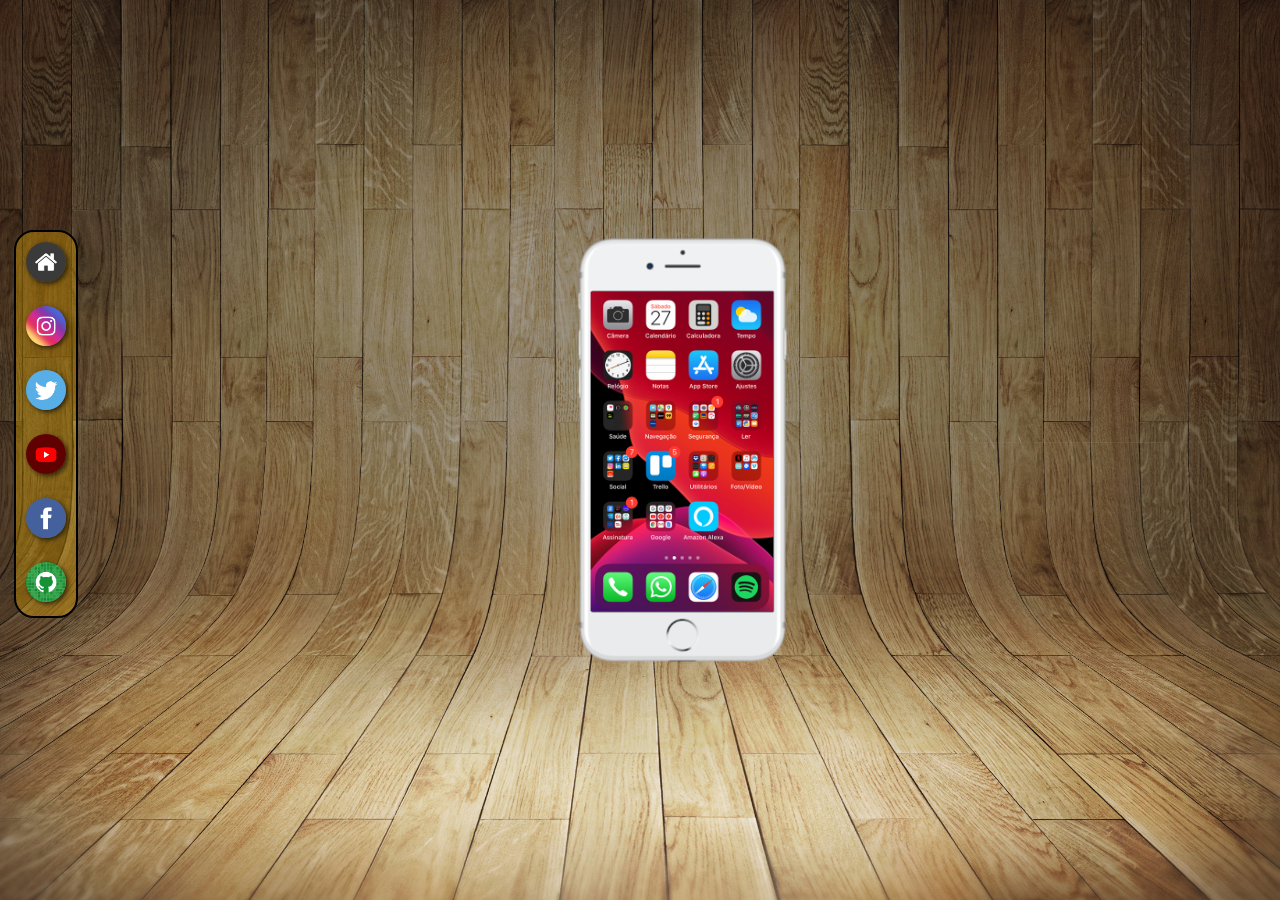
<file: index.html>
<!DOCTYPE html>
<html lang="pt-br">
<head>
    <meta charset="UTF-8">
    <meta name="viewport" content="width=device-width, initial-scale=1.0">
    <link rel="shortcut icon" href="favicon.ico" type="image/x-icon">
    <link rel="stylesheet" href="estilo/style.css">
    <title>projeto redes sociais</title>
</head>
<body>
    <main>
        <section id="telefone">
            <iframe src="home.html" frameborder="0" id="tela" name="tela"></iframe>
        </section>
        <section id="redes-sociais">
            <a href="home.html" target="tela"><img src="imagens/logo-home.jpg" alt="home"></a><br>

            <a href="instagran.html" target="tela"><img src="imagens/logo-instagram.jpg" alt="instagran"></a><br>

            <a href="twitter.html" target="tela"><img src="imagens/logo-twitter.jpg" alt="twitter"></a><br>

            <a href="youtube.html" target="tela"><img src="imagens/logo-youtube.jpg" alt="youtube"></a><br>

            <a href="facebook.html" target="tela"><img src="imagens/logo-facebook.jpg" alt="facebook"></a><br>

            <a href="github.html" target="tela"><img src="imagens/logo-github.jpg" alt="github"></a>
        </section>
    </main>
</body>
</html>
</file>
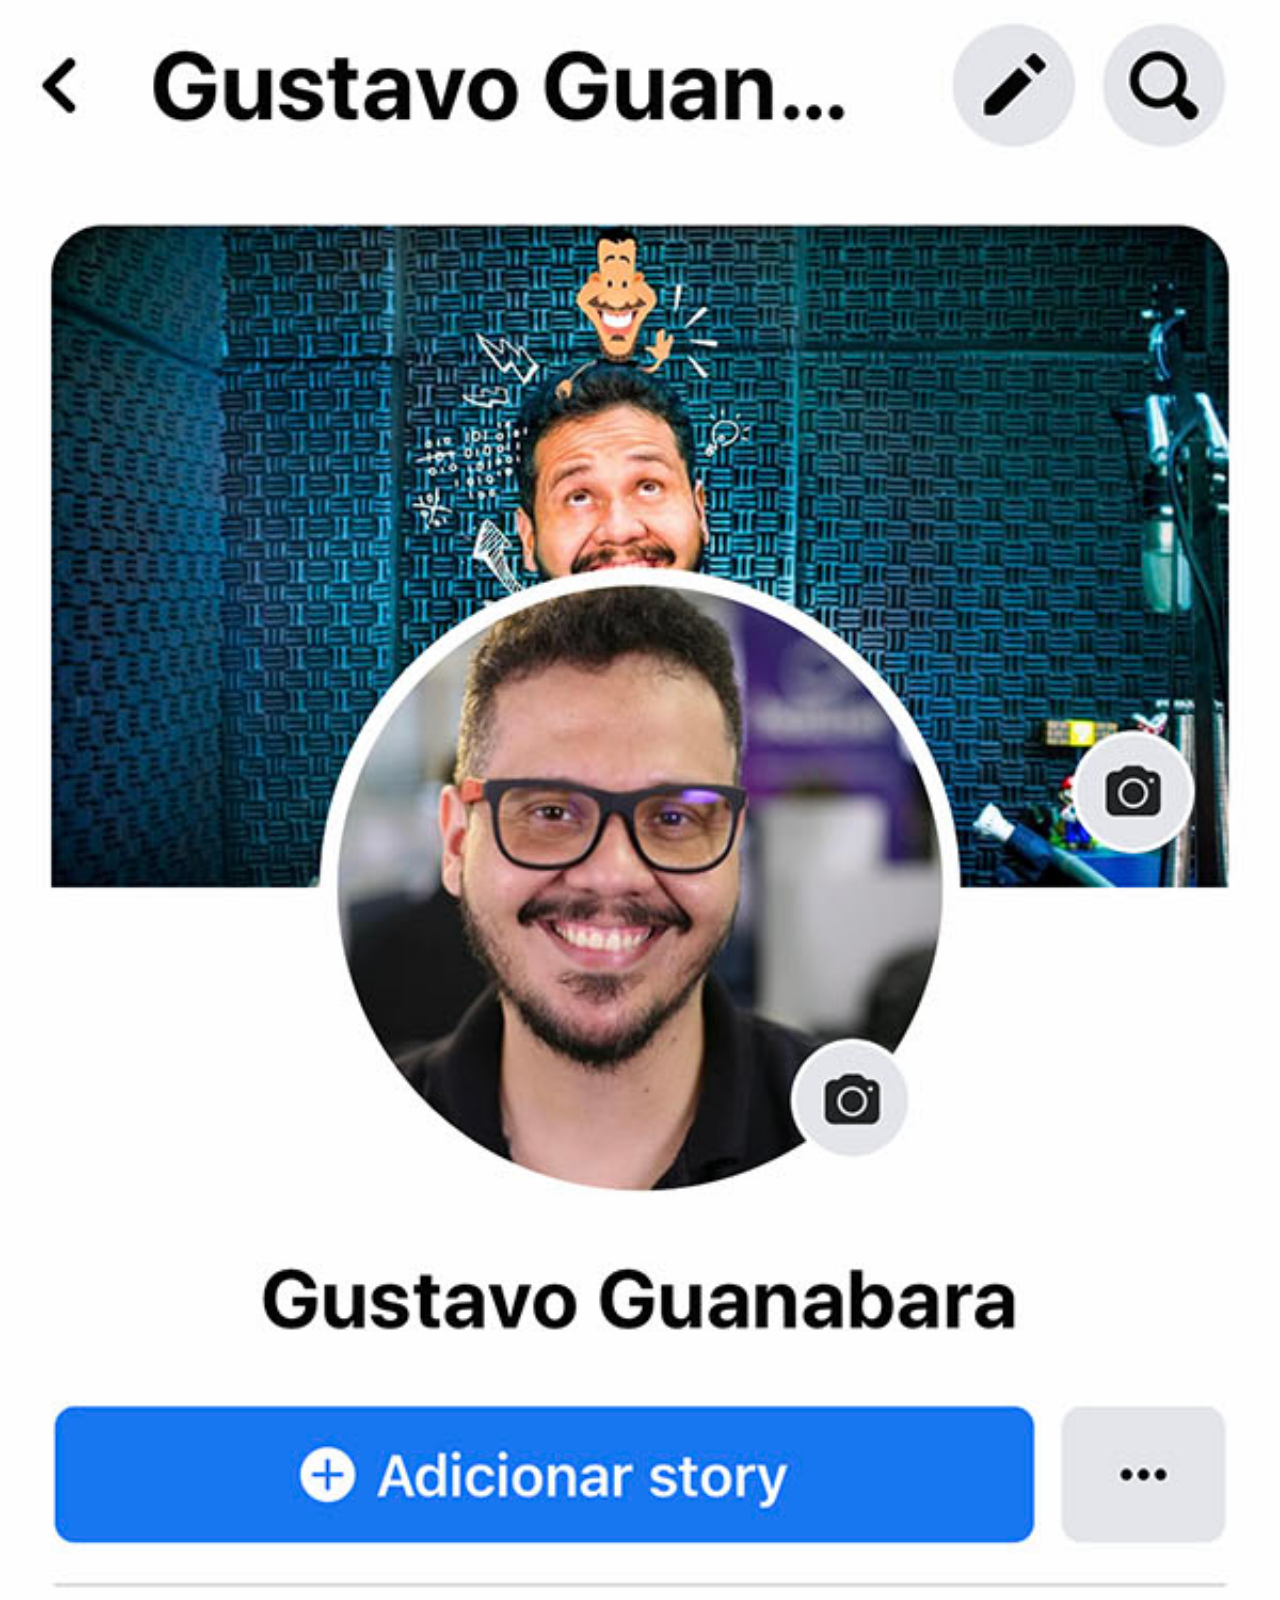
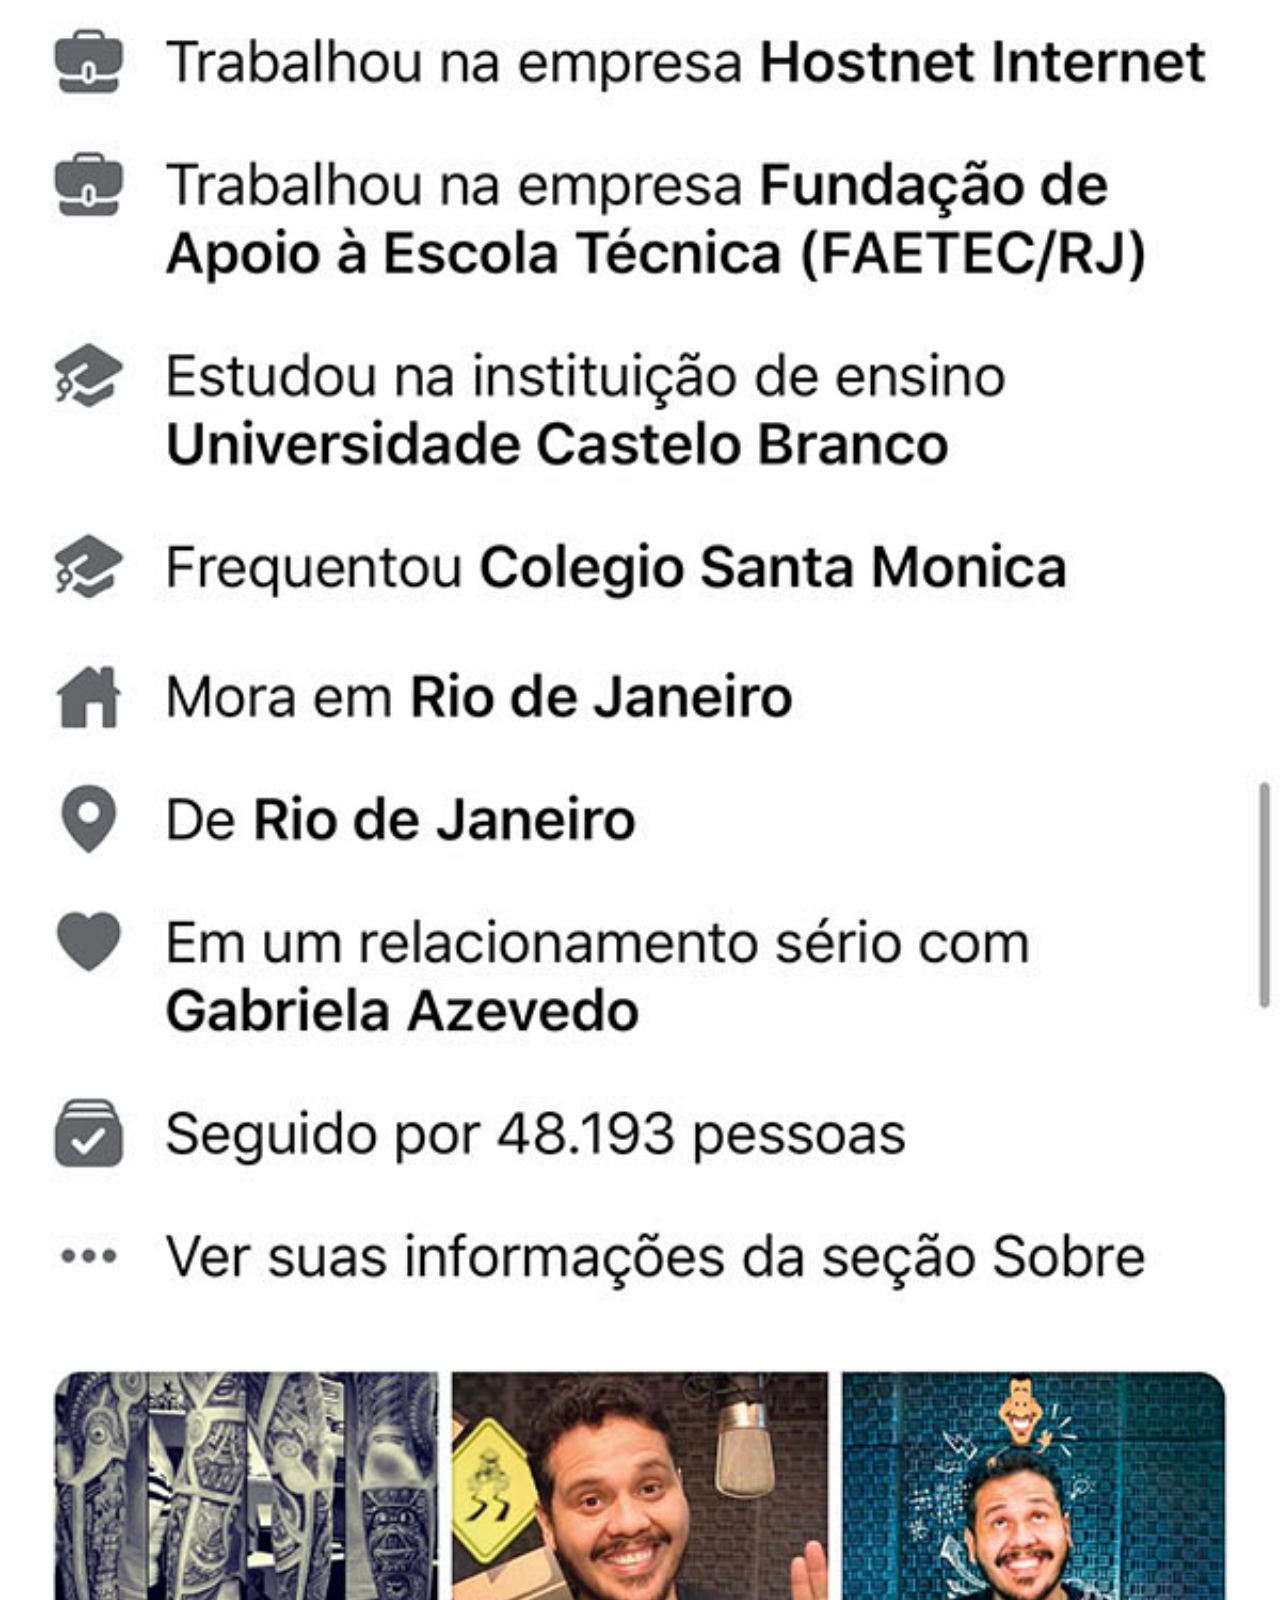
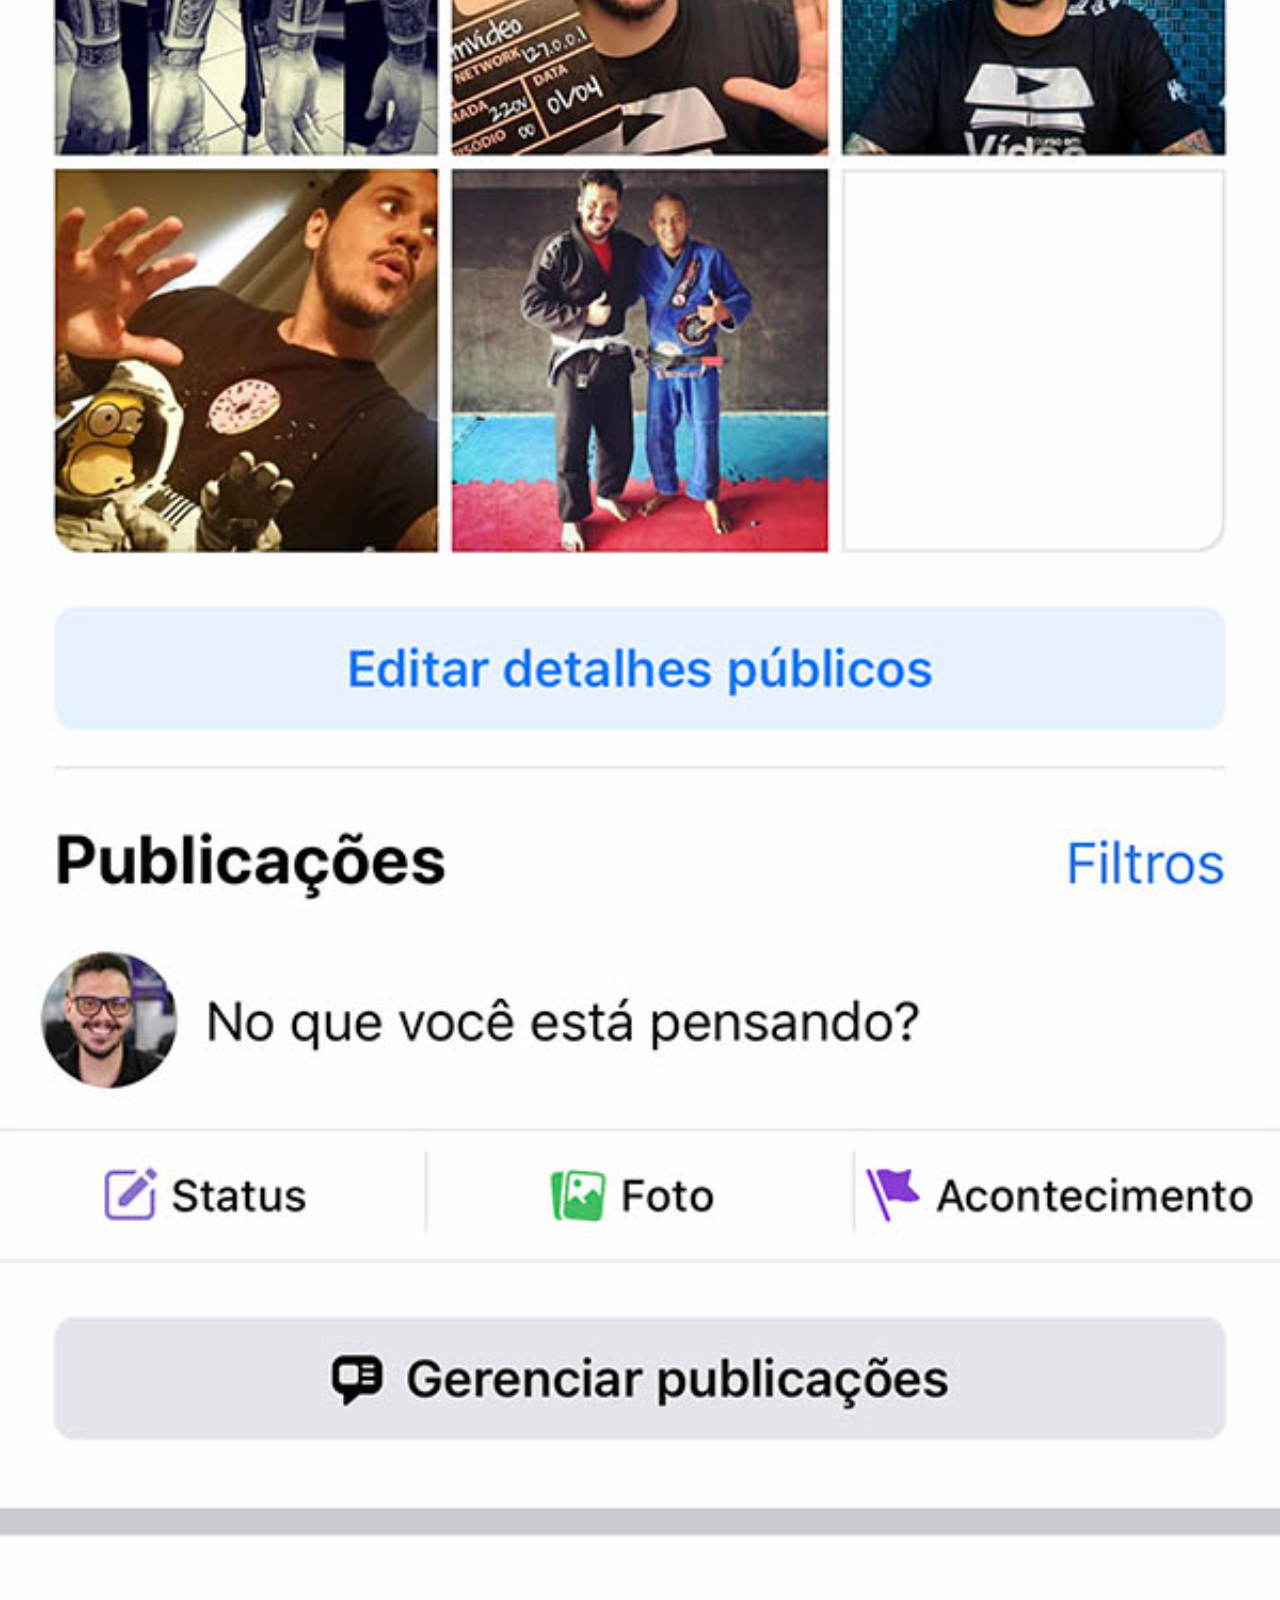
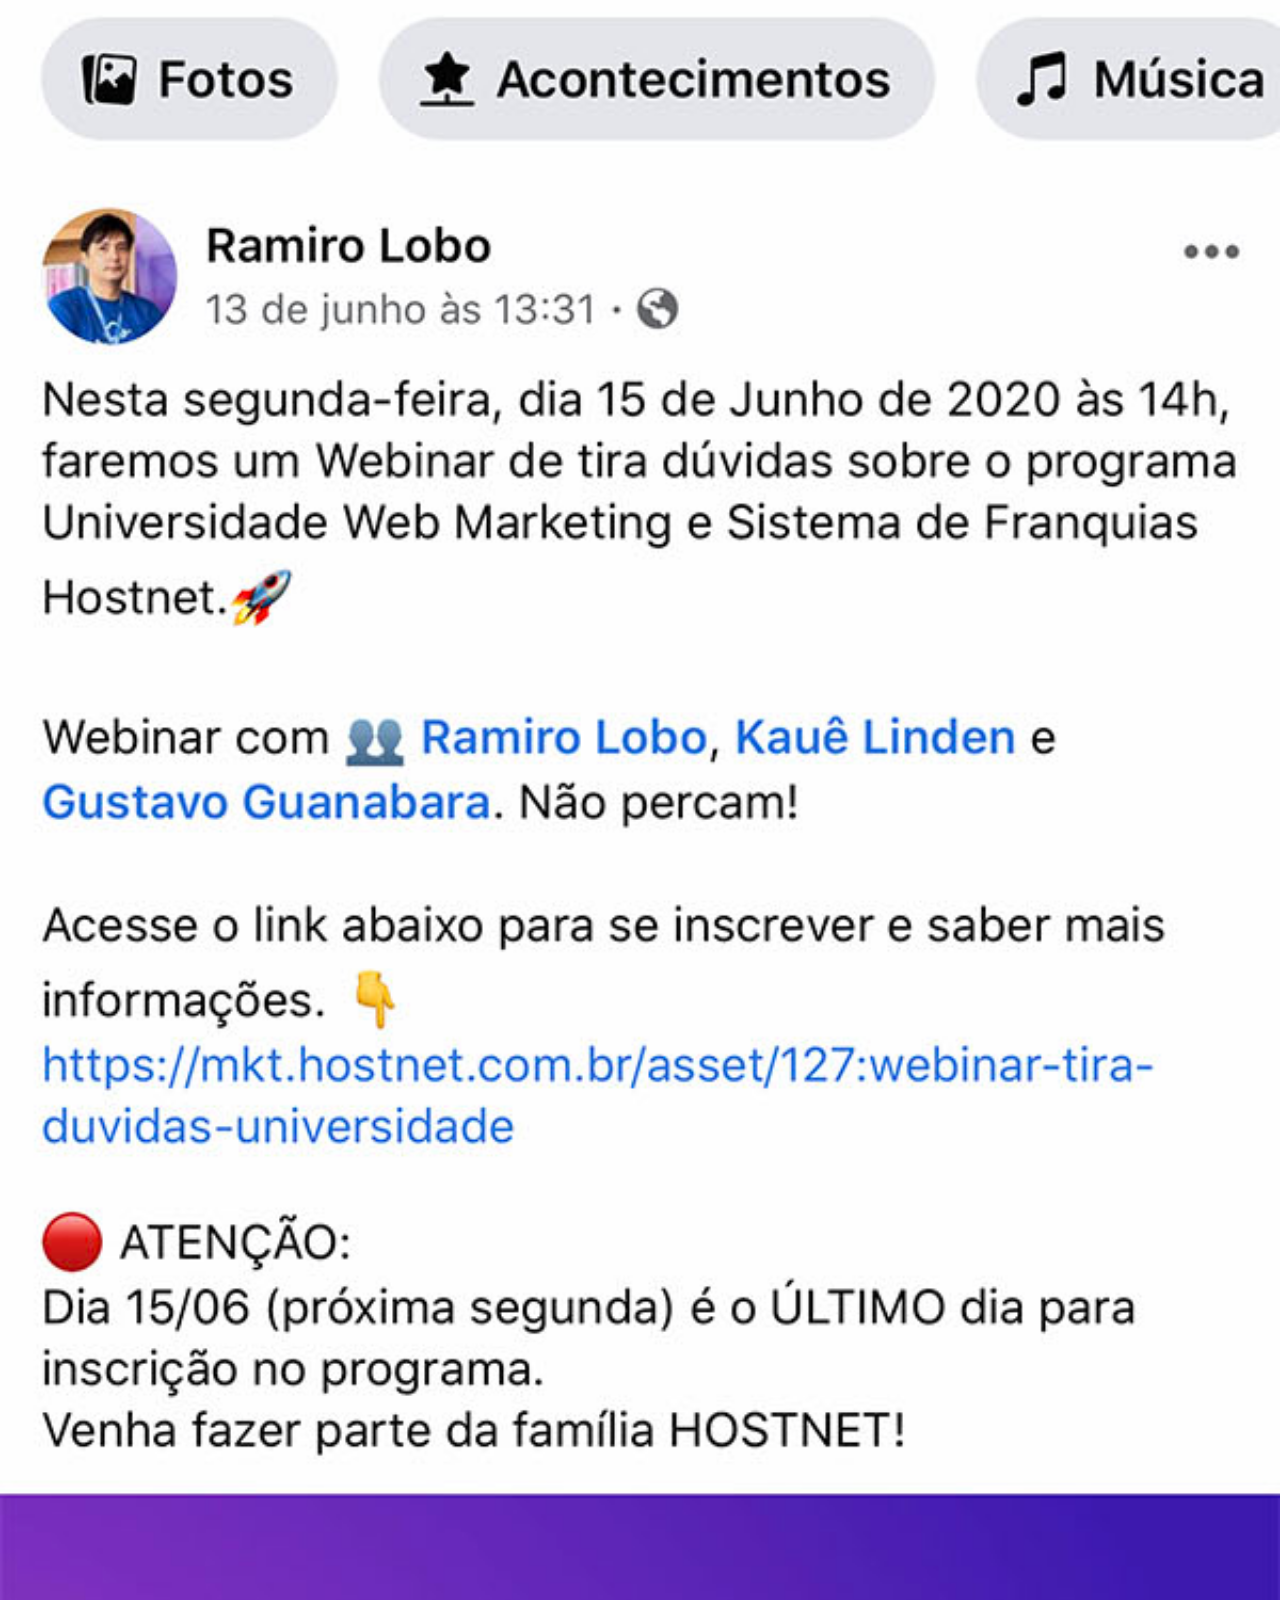
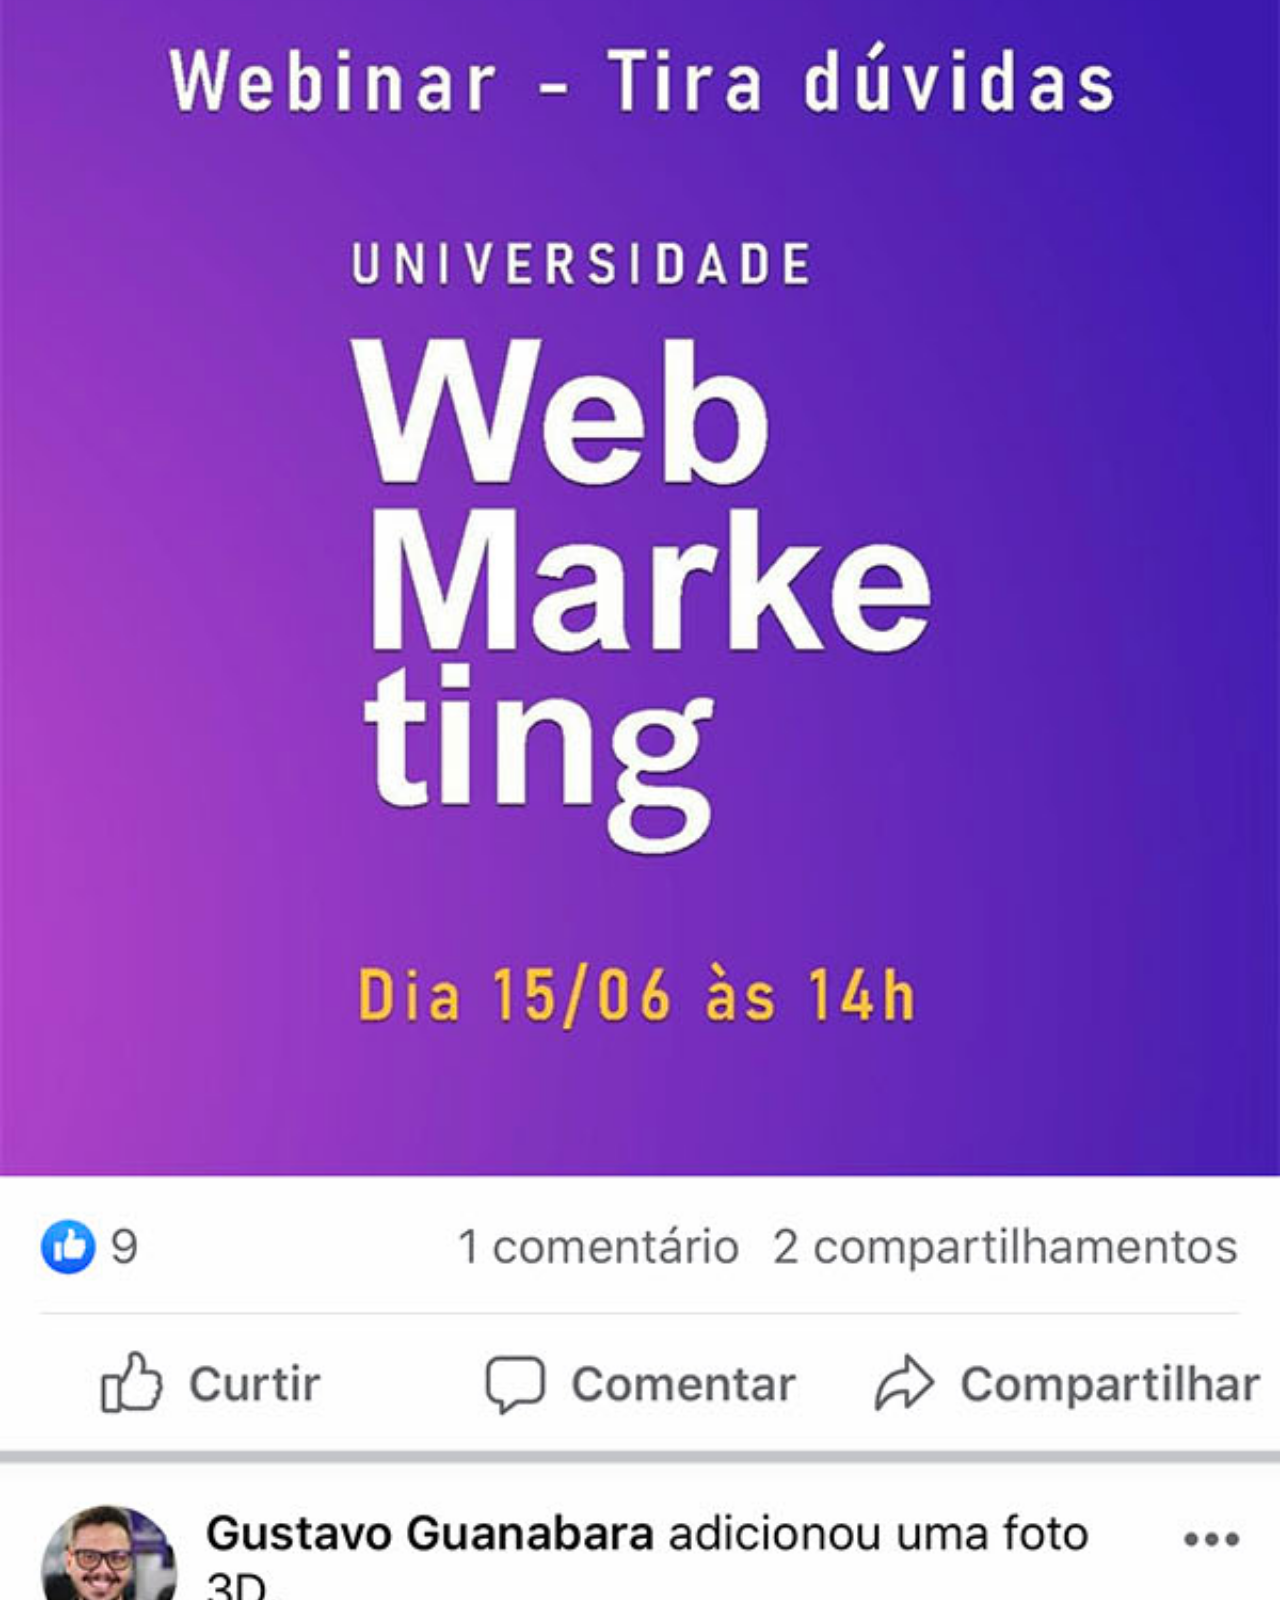
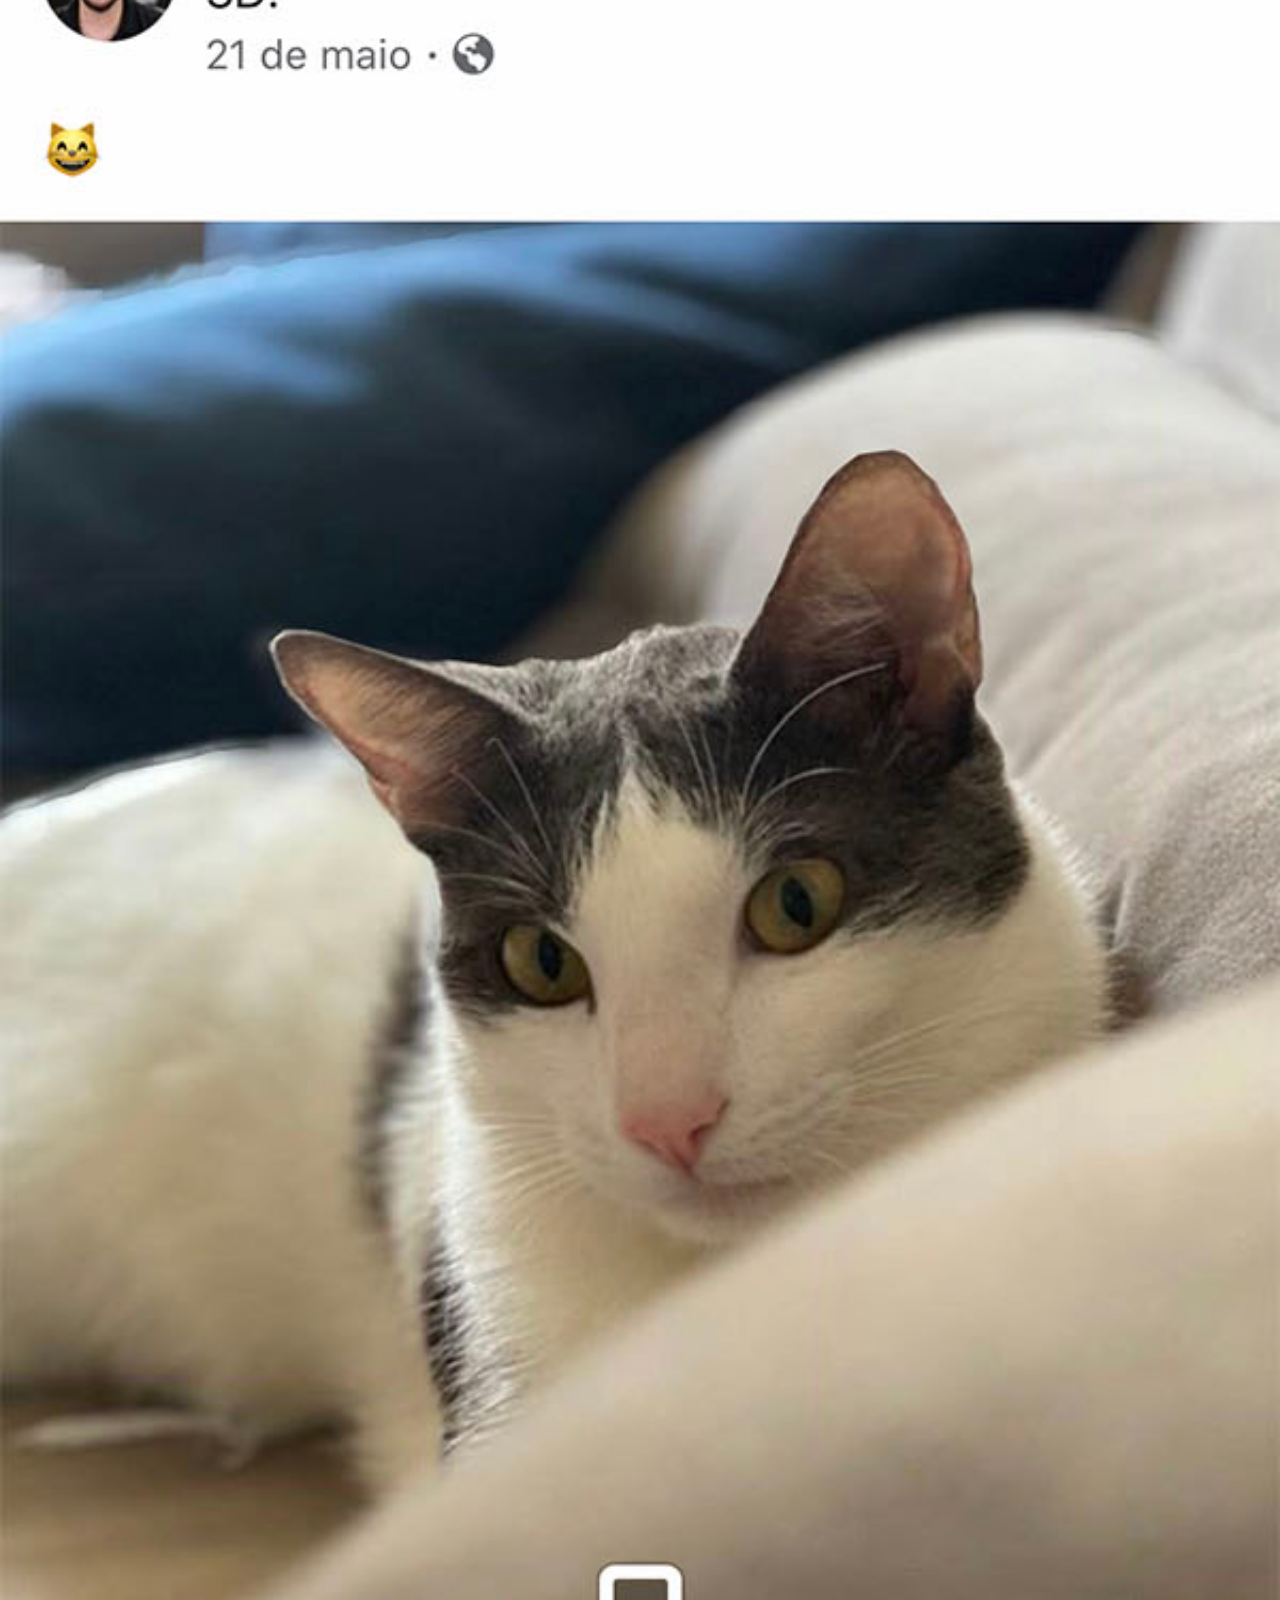
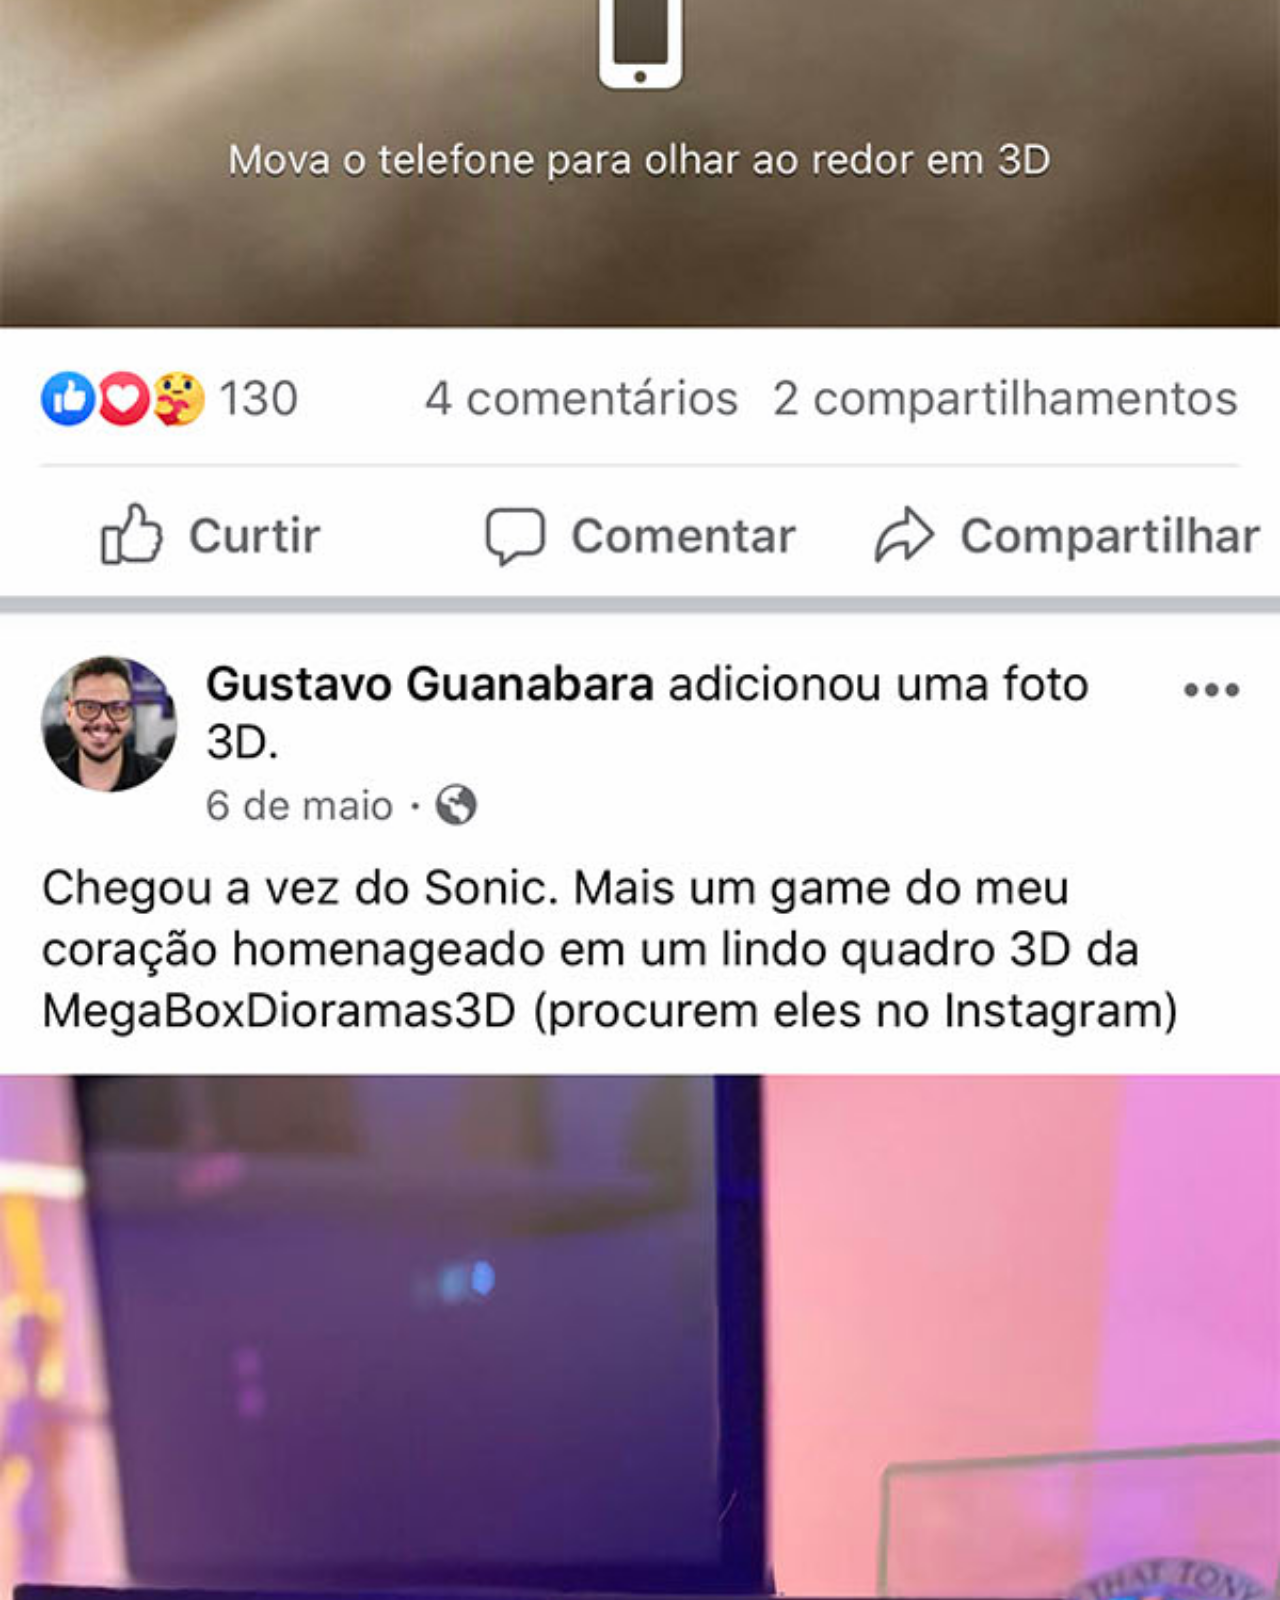
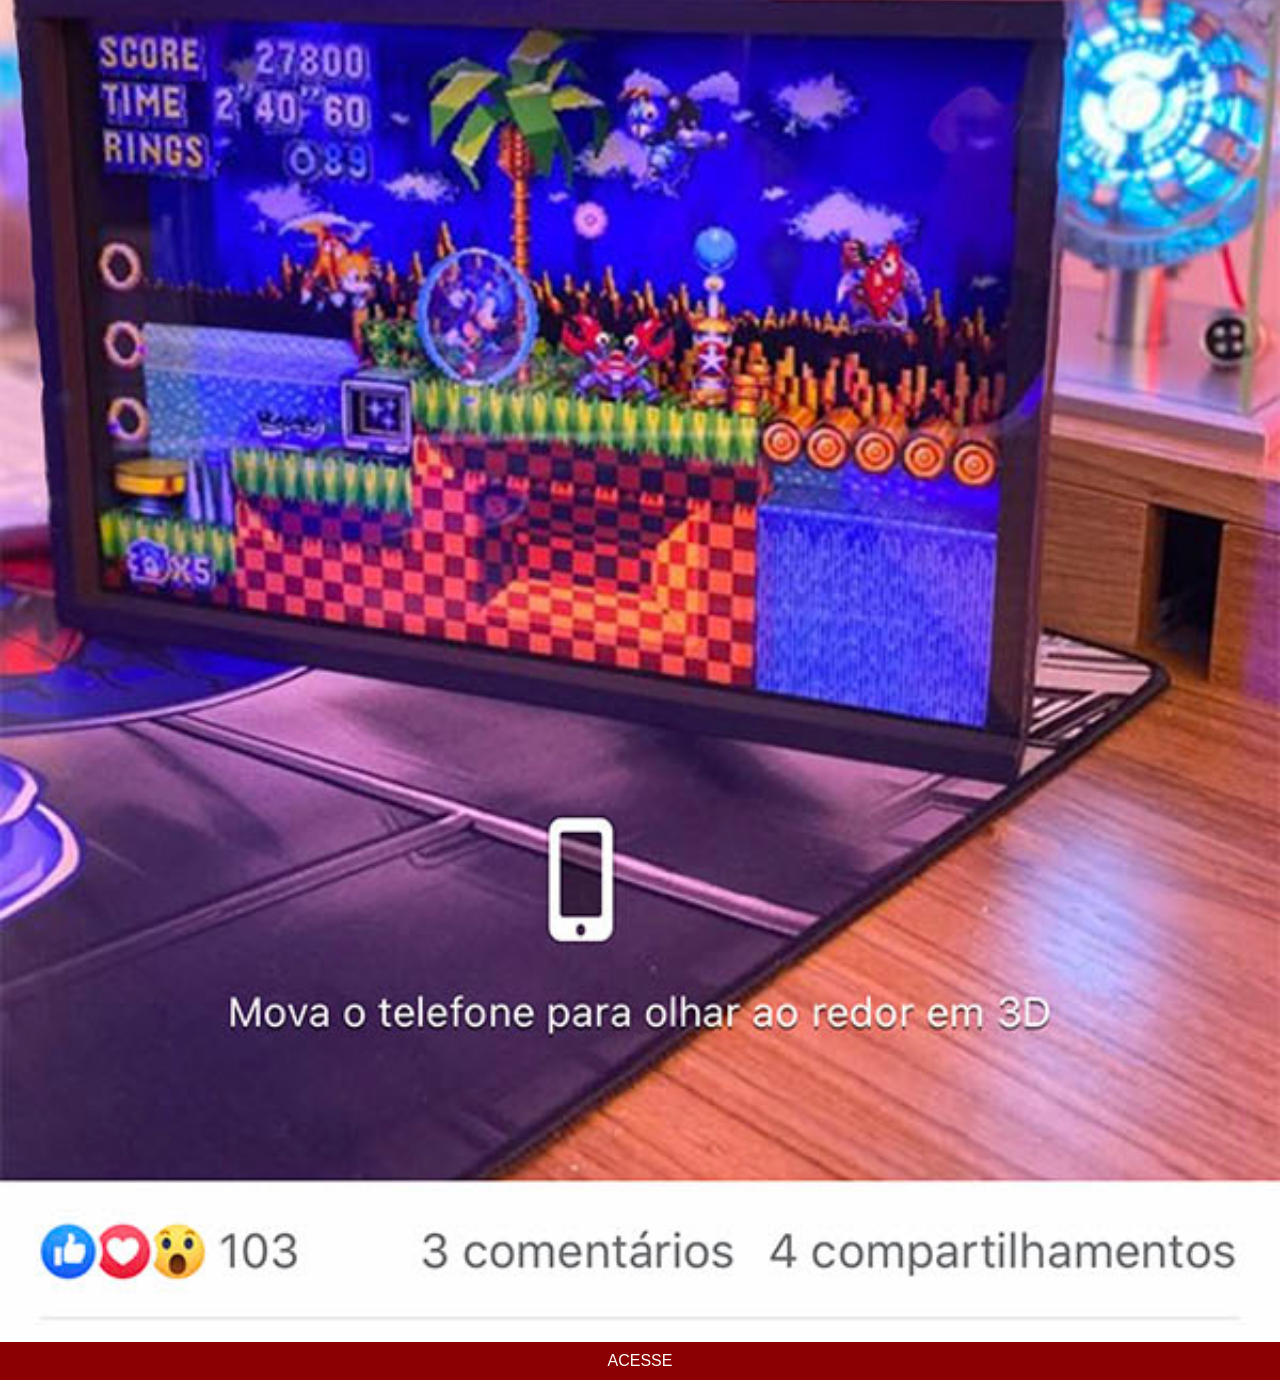
<file: facebook.html>
<!DOCTYPE html>
<html lang="pt-br">
<head>
    <meta charset="UTF-8">
    <meta name="viewport" content="width=device-width, initial-scale=1.0">
    <title>facebook</title>
    <link rel="stylesheet" href="estilo/social.css">
</head>
<body>
    <img src="imagens/tela-facebook.jpg" alt="facebook">
    <a href="https://www.instagram.com/thiagoprogramadordev/" target="_blank">ACESSE</a>
</body>
</html>
</file>
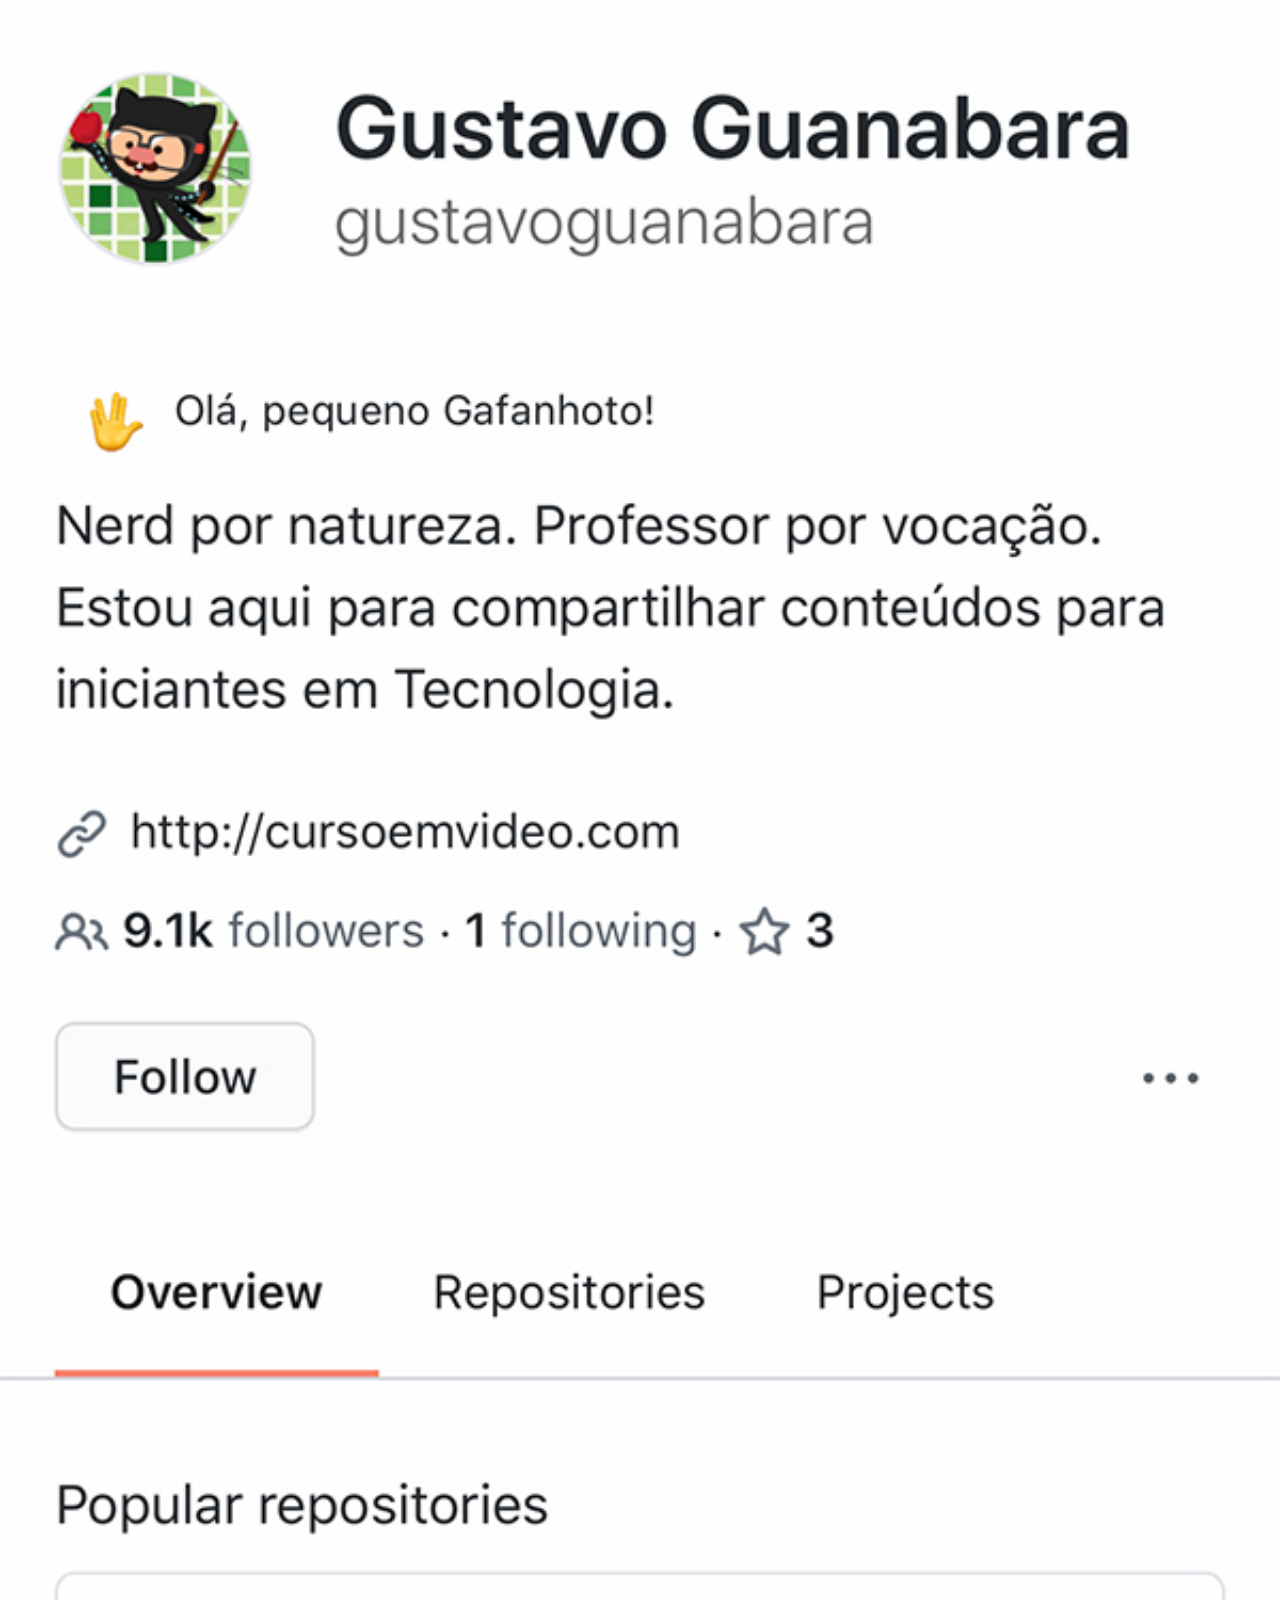
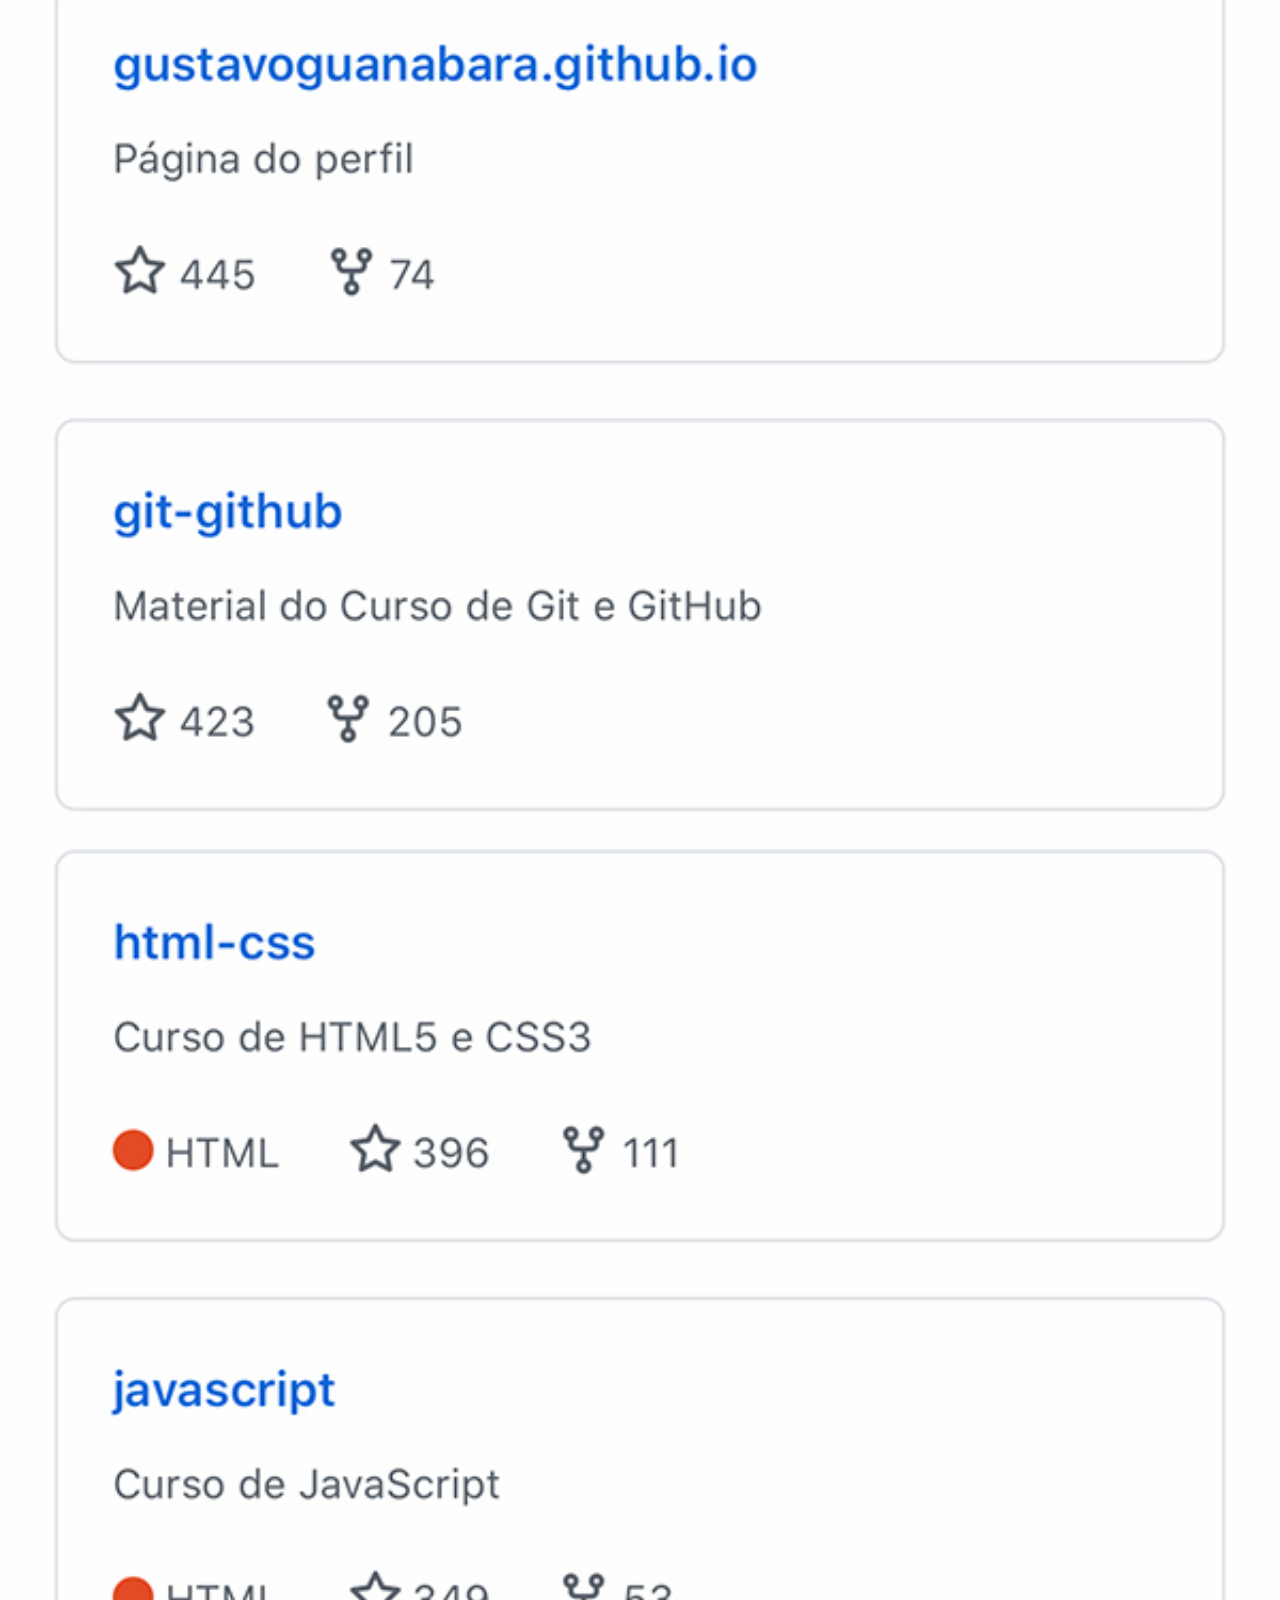
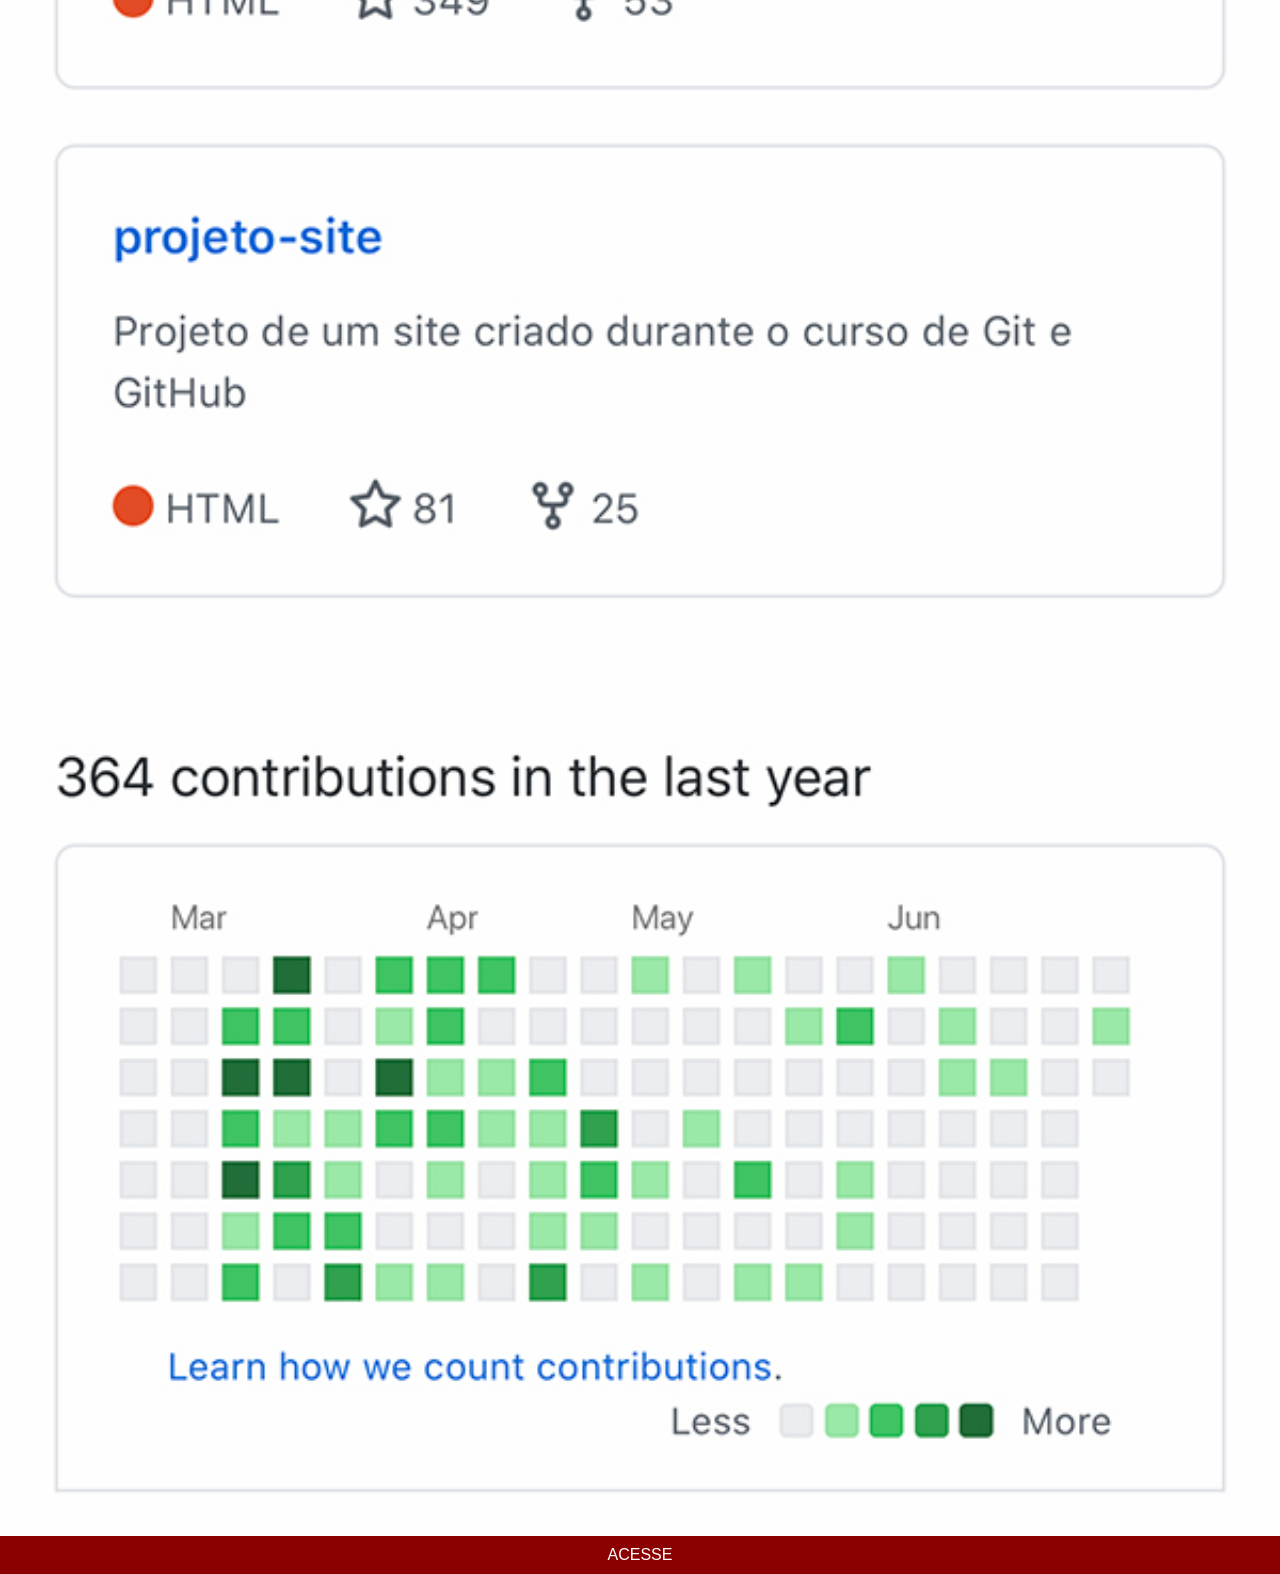
<file: github.html>
<!DOCTYPE html>
<html lang="pt-br">
<head>
    <meta charset="UTF-8">
    <meta name="viewport" content="width=device-width, initial-scale=1.0">
    <title>Github</title>
    <link rel="stylesheet" href="estilo/social.css">
</head>
<body>
    <img src="imagens/tela-github.jpg" alt="github">
    <a href="https://www.instagram.com/thiagoprogramadordev/" target="_blank">ACESSE</a>
</body>
</html>
</file>
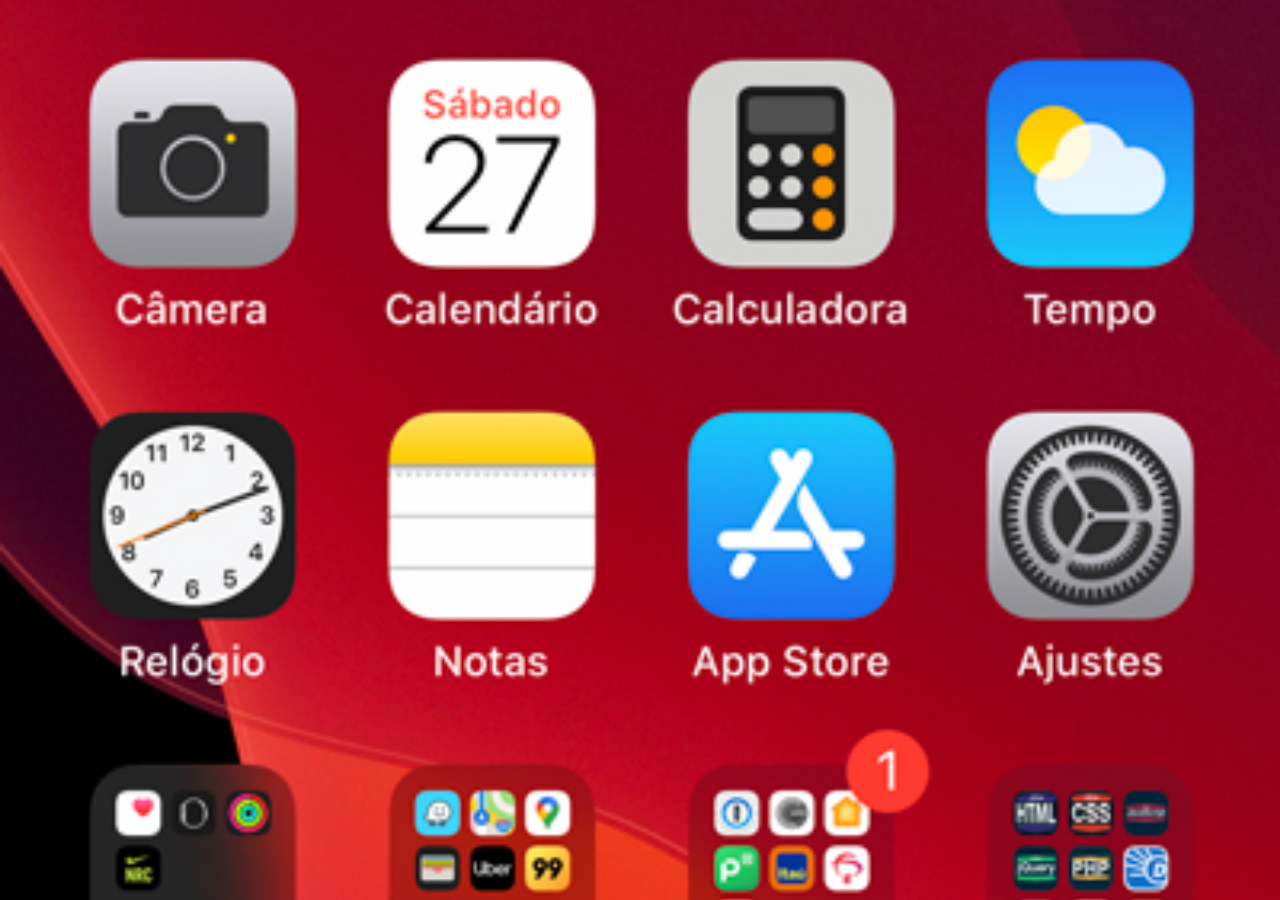
<file: home.html>
<!DOCTYPE html>
<html lang="pt-br">
<head>
    <meta charset="UTF-8">
    <meta name="viewport" content="width=device-width, initial-scale=1.0">
    <title>Home</title>
    <style>
        *{
            margin: 0px;
            padding: 0px;
        }
        body{
            height: 100vh;
            width: 100vw;
            background: url(imagens/tela-home.jpg)no-repeat top center;
            background-size: cover;
        }
    </style>
</head>
<body>
    
</body>
</html>
</file>
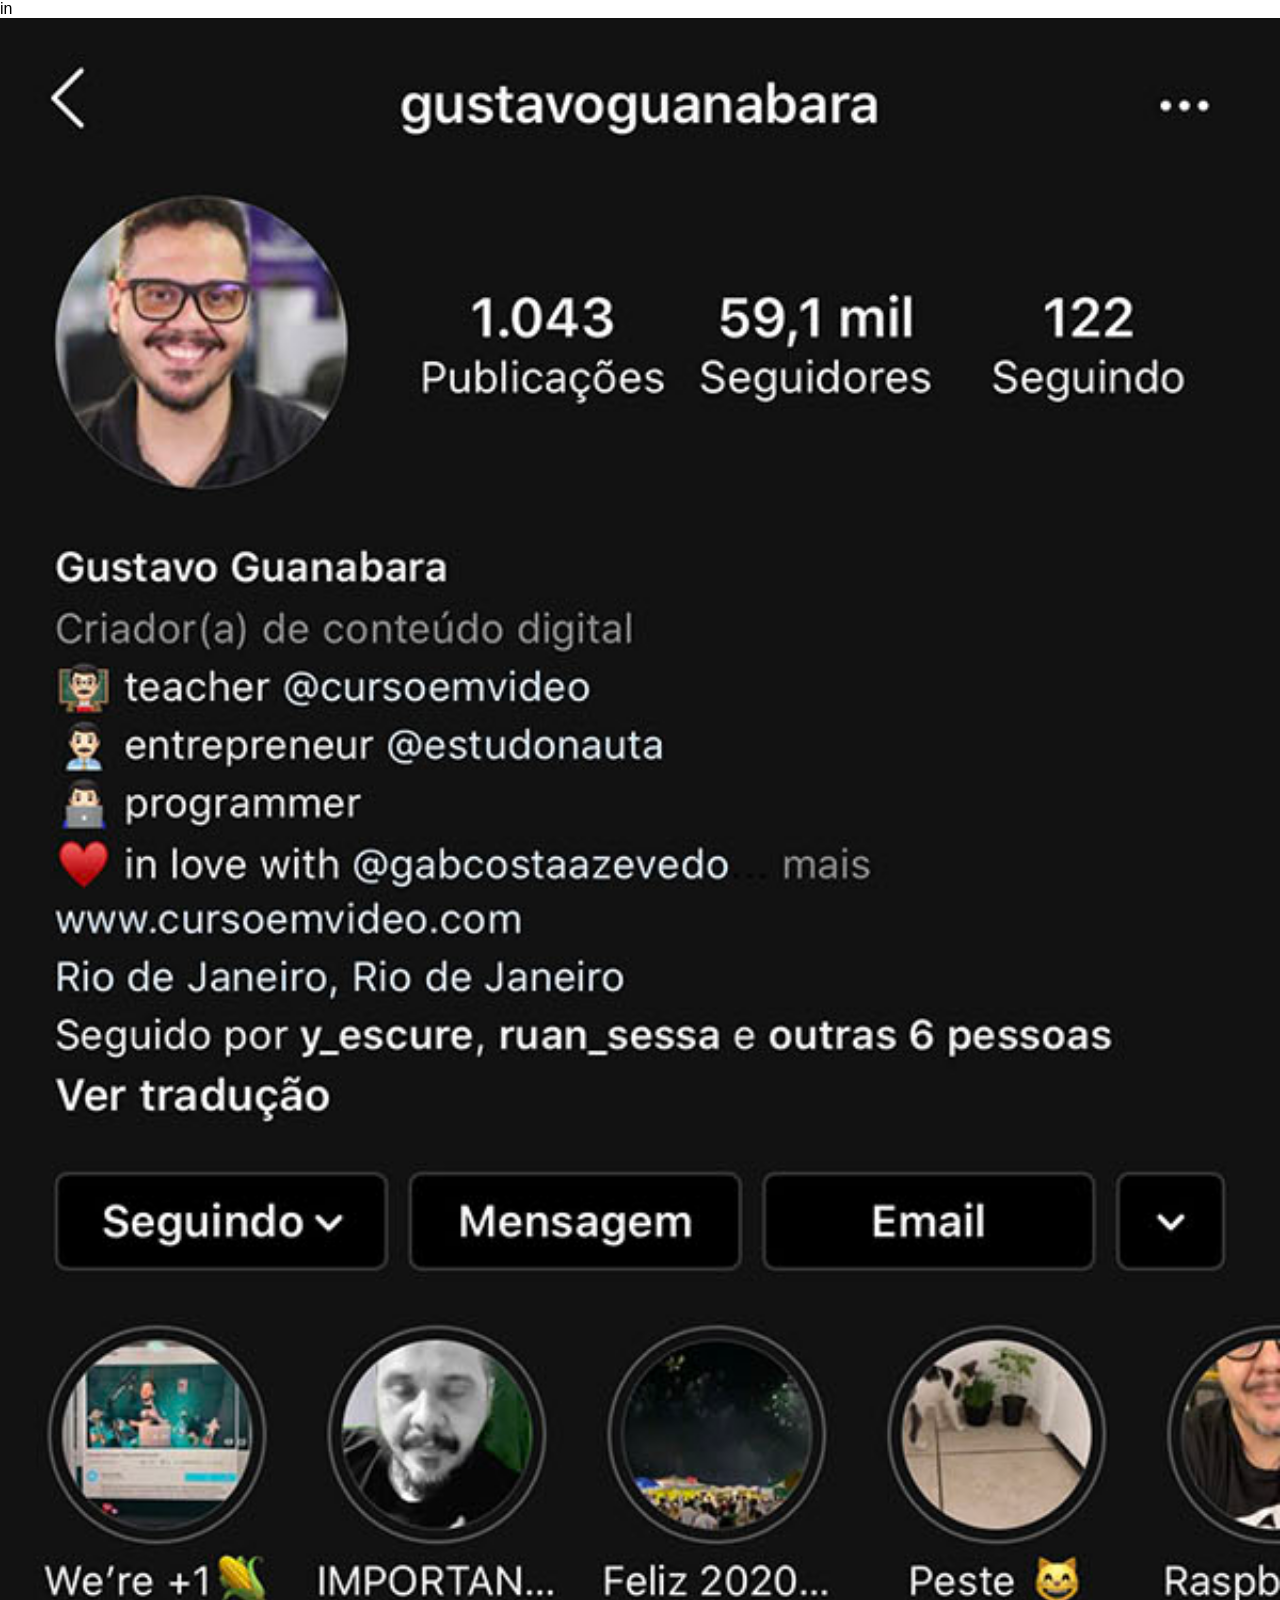
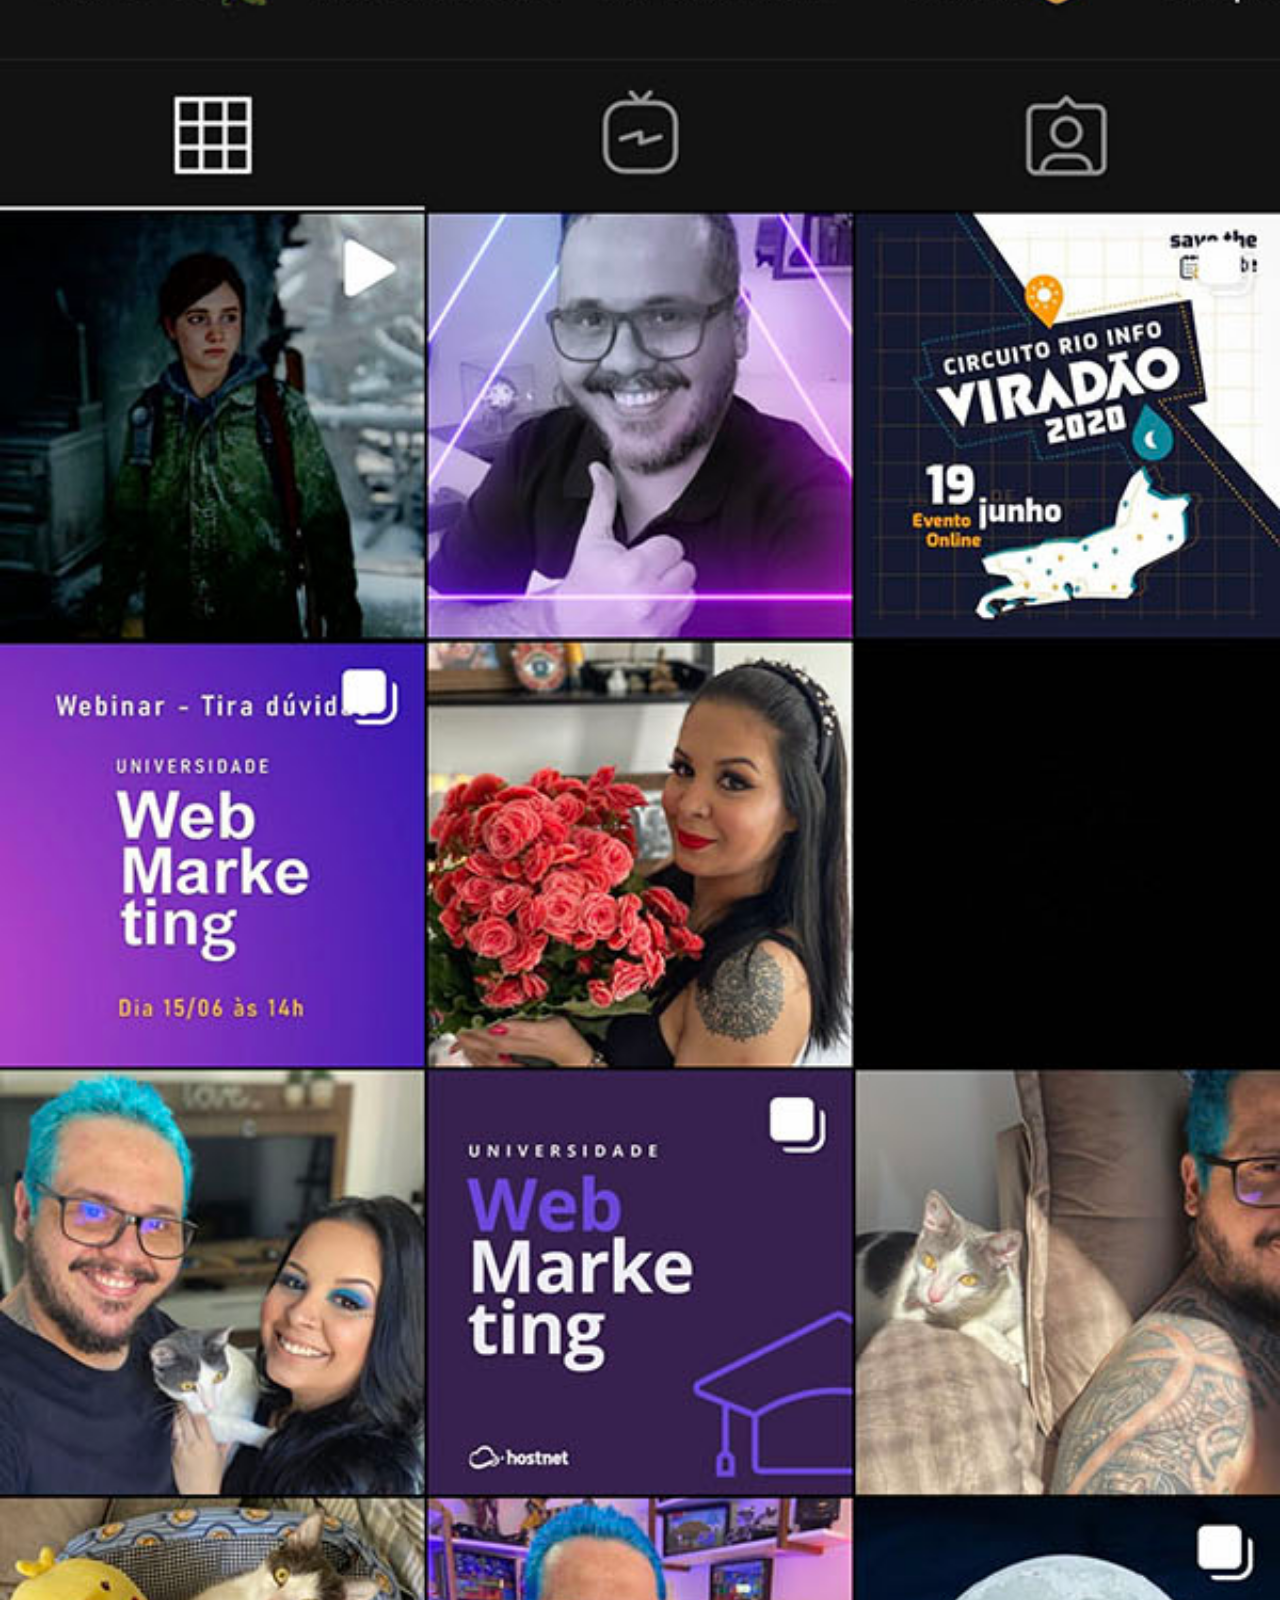
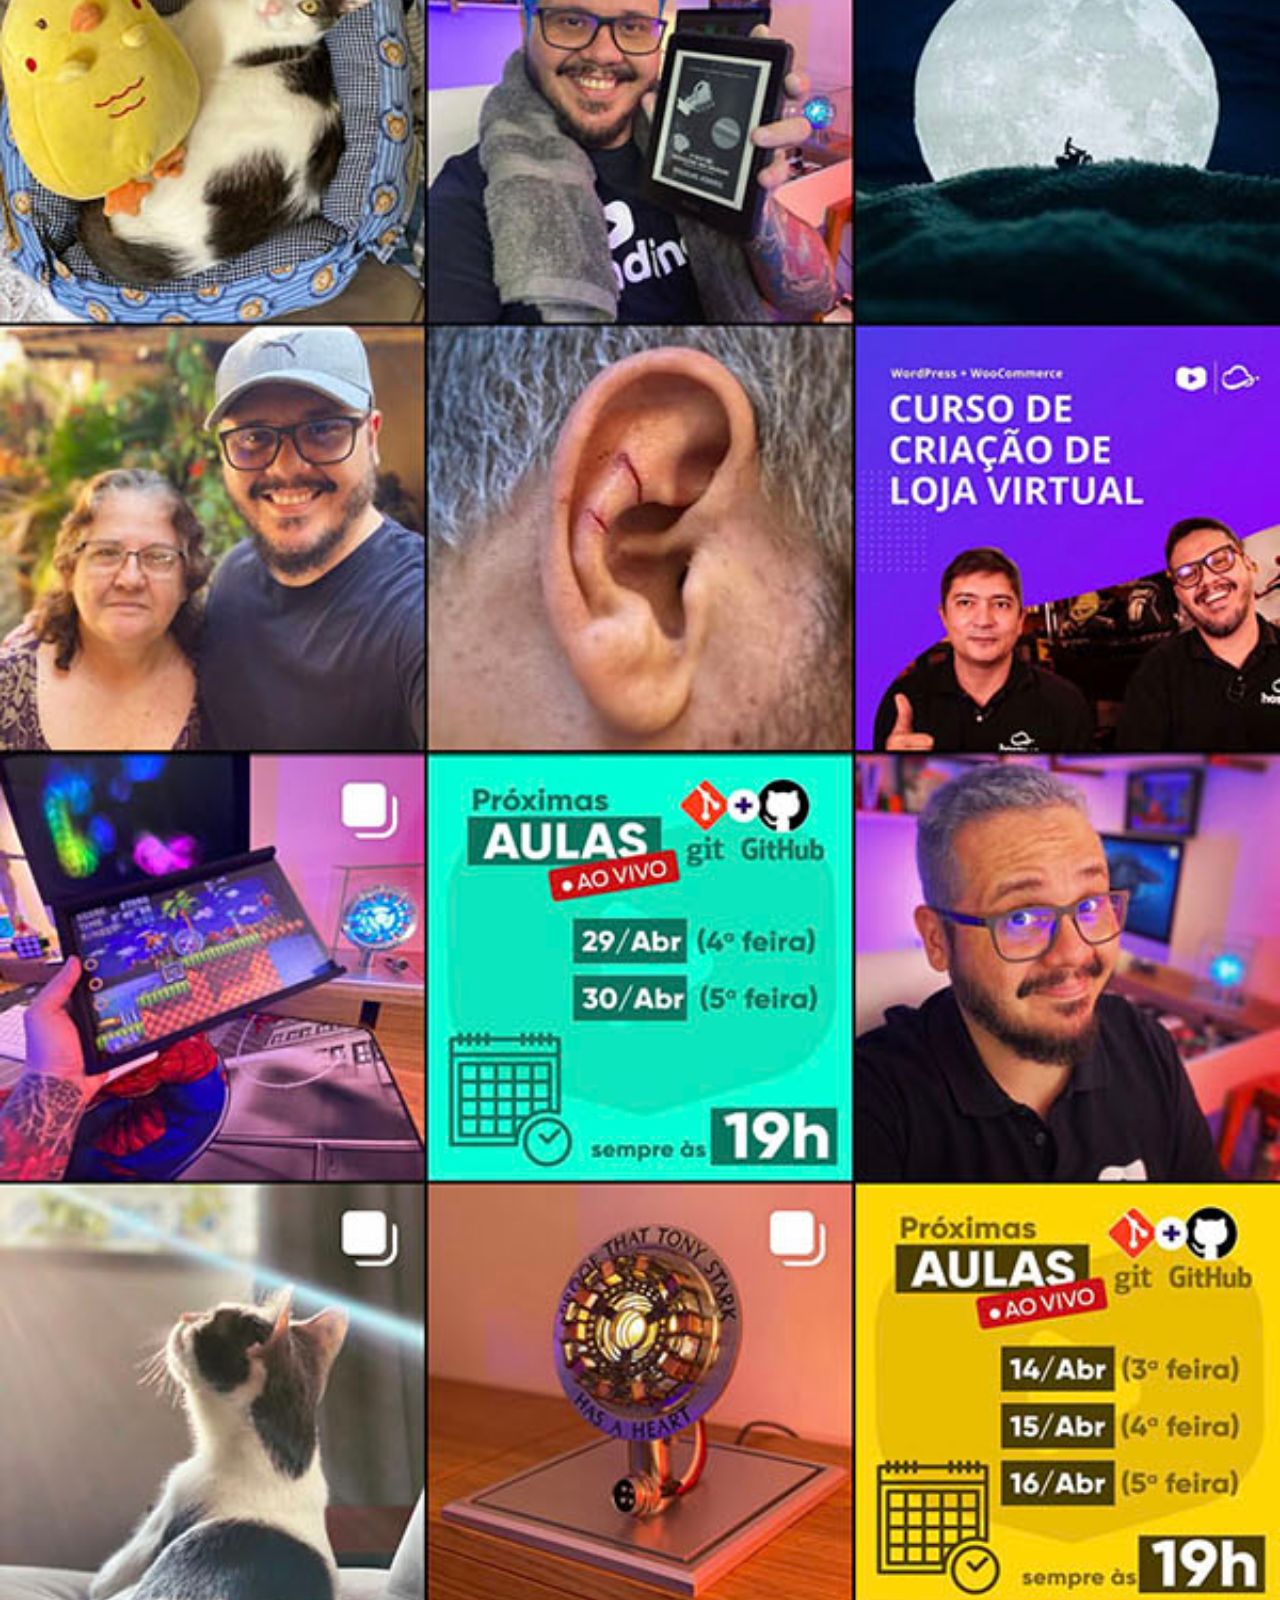
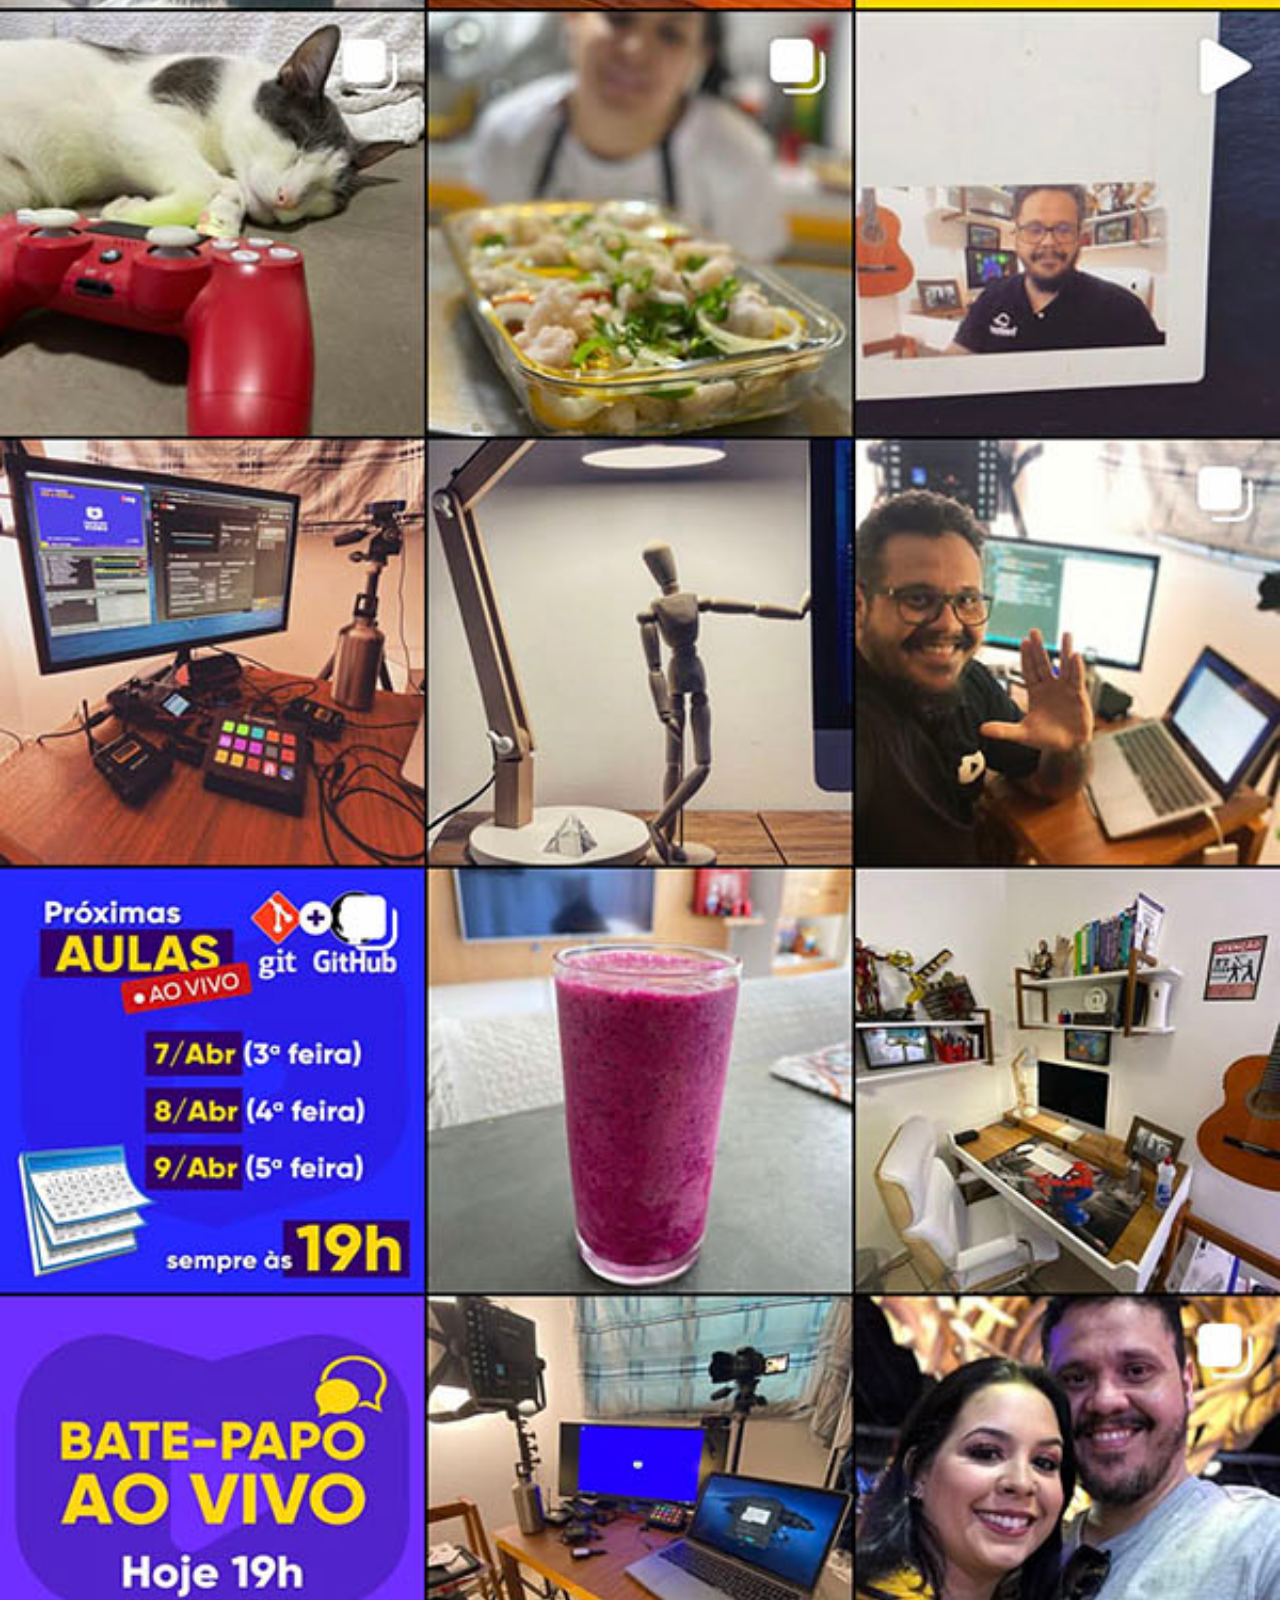
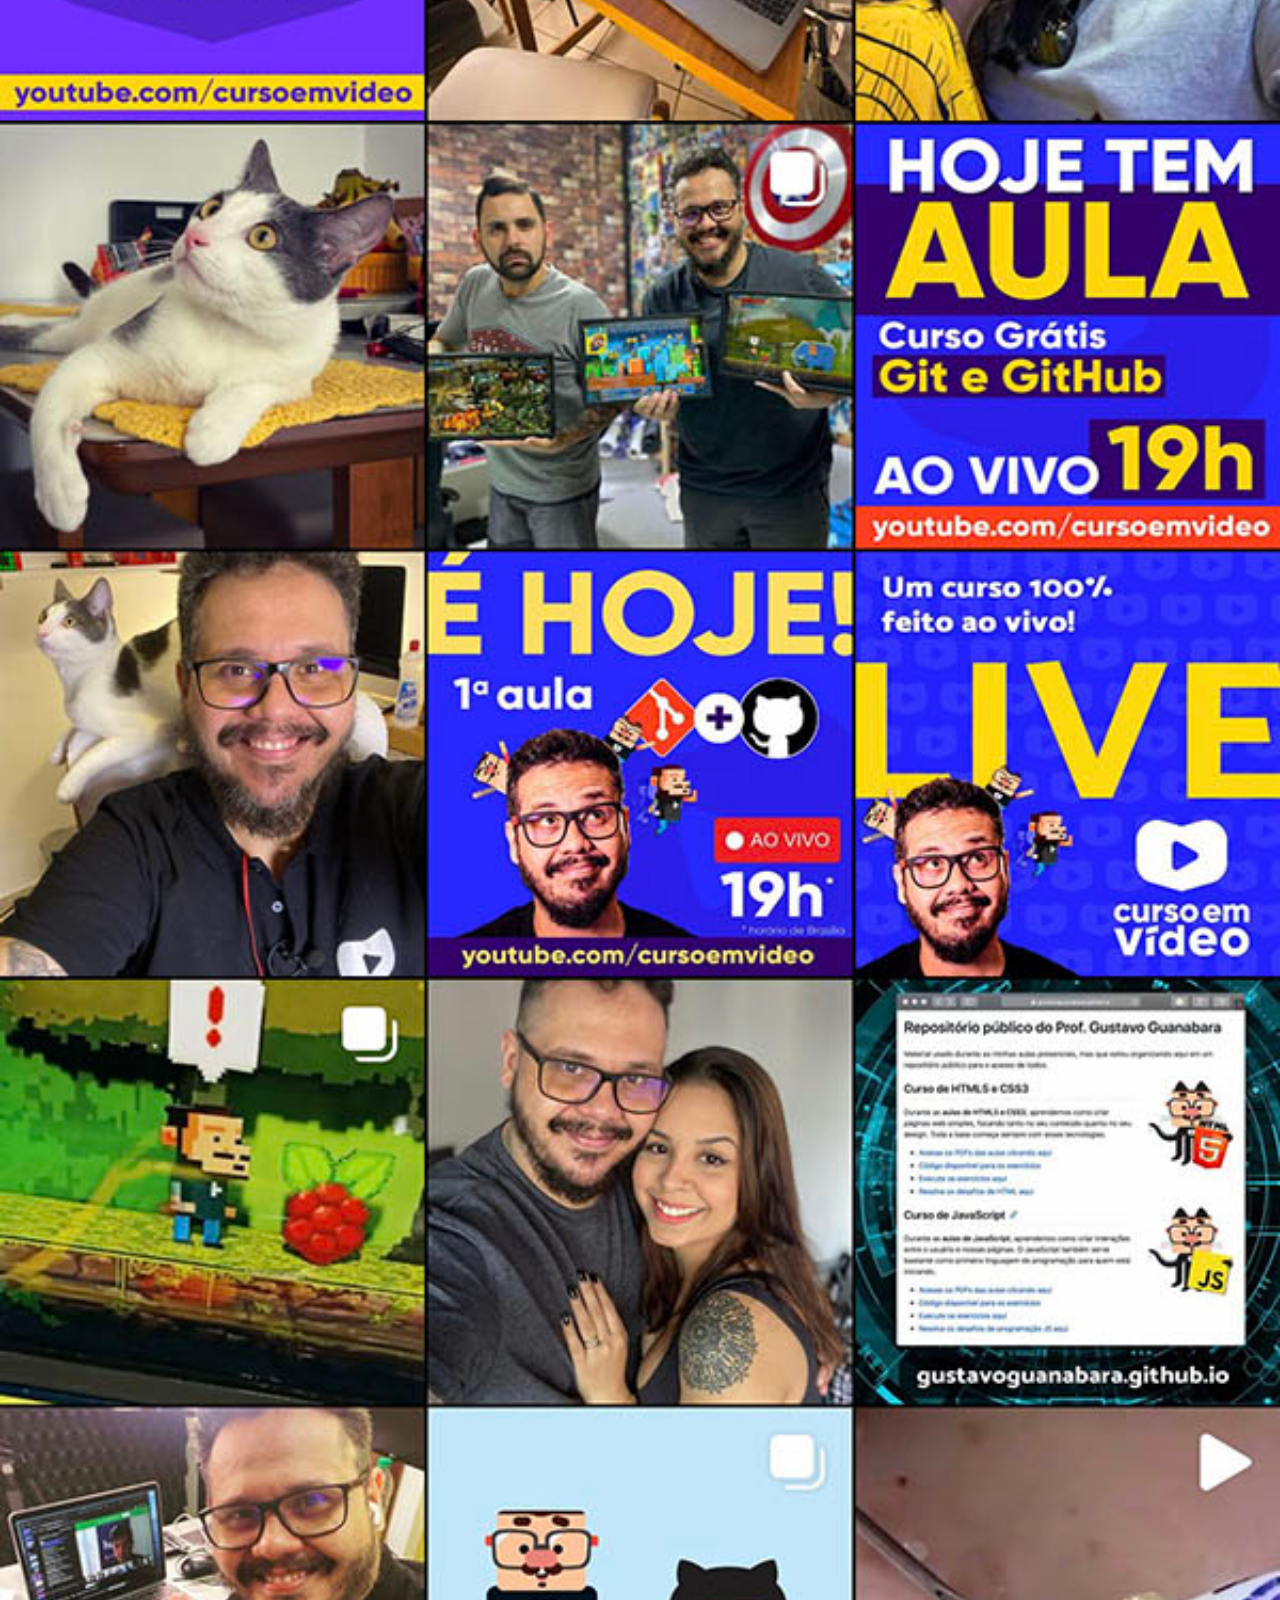
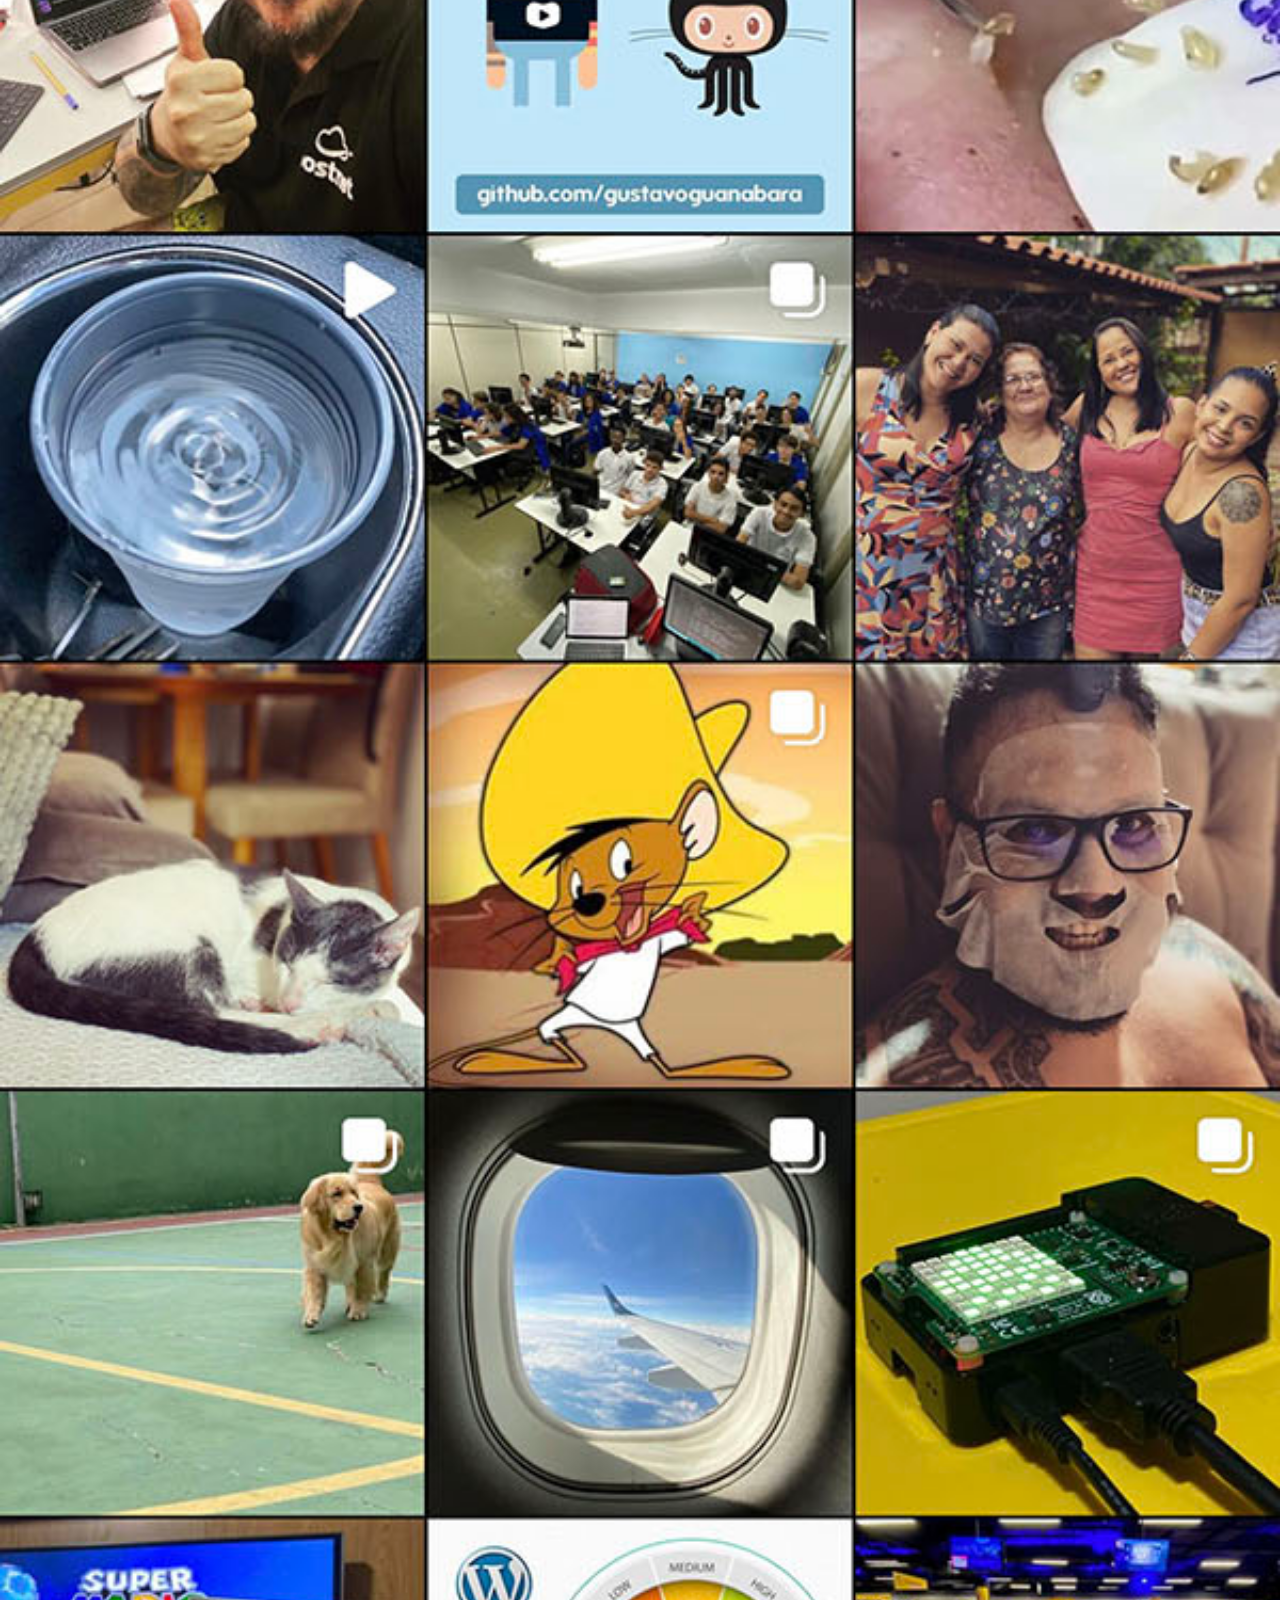
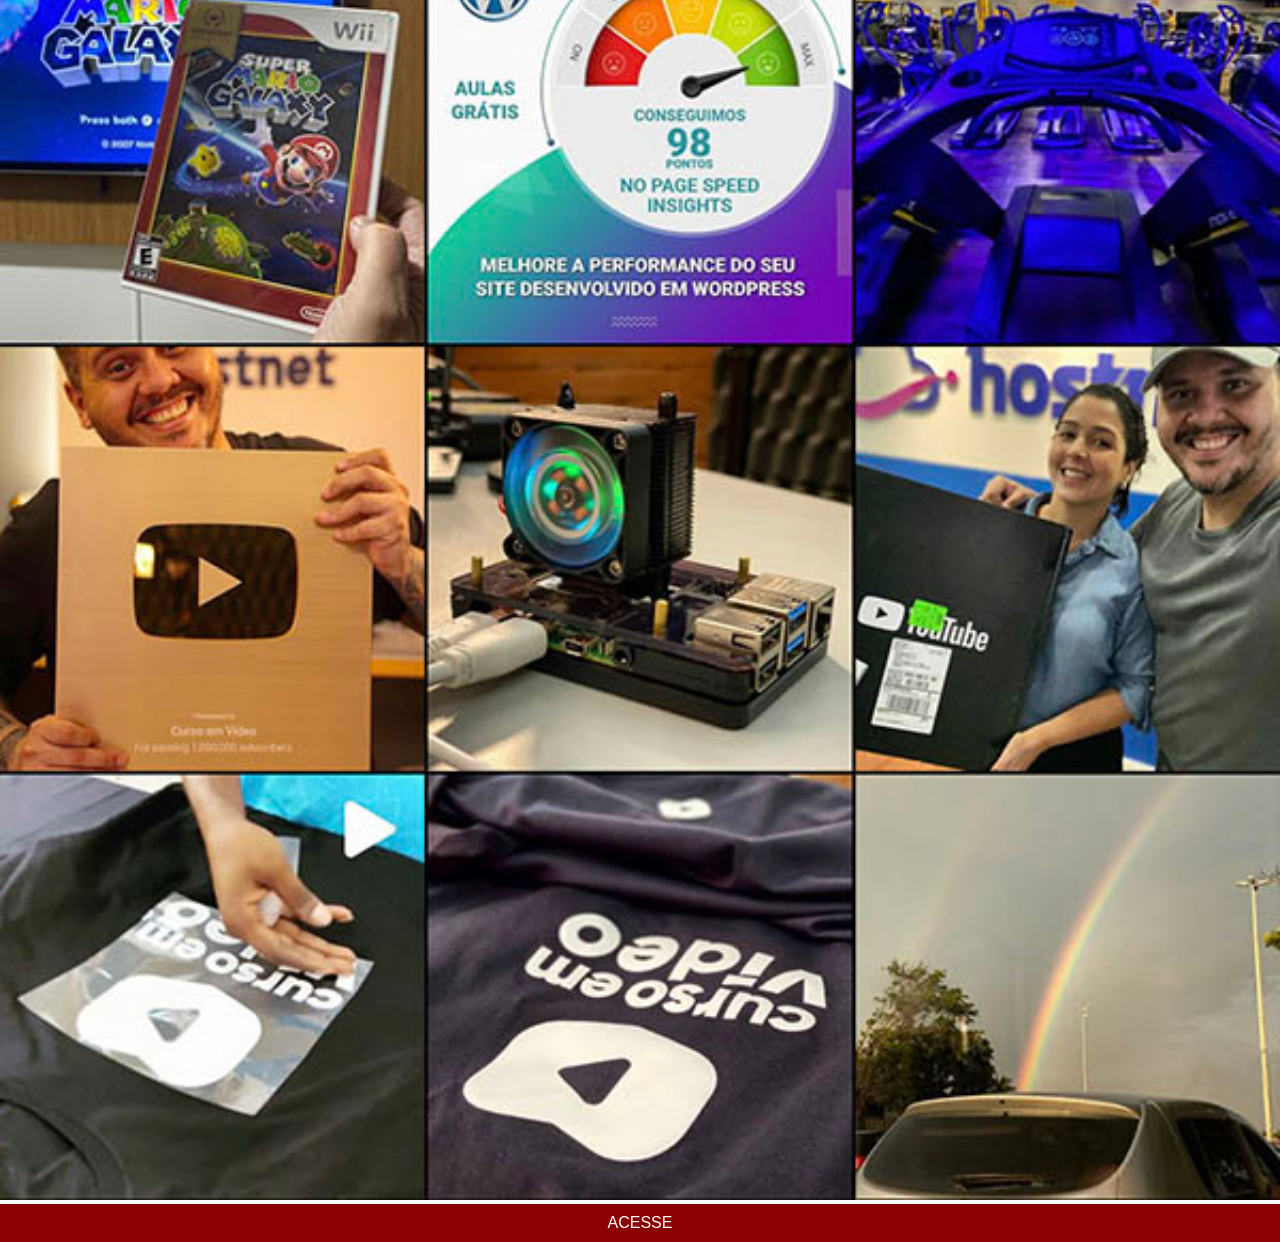
<file: instagran.html>
<!DOCTYPE html>
<html lang="pt-br">
<head>
    <meta charset="UTF-8">
    <meta name="viewport" content="width=device-width, initial-scale=1.0">
    <title>Instagran</title>
 <link rel="stylesheet" href="estilo/social.css">in
</head>
<body>
    <img src="imagens/tela-instagram.jpg" alt="Instagran">
    <a href="https://www.instagram.com/thiagoprogramadordev/" target="_blank">ACESSE</a>
</body>
</html>
</file>
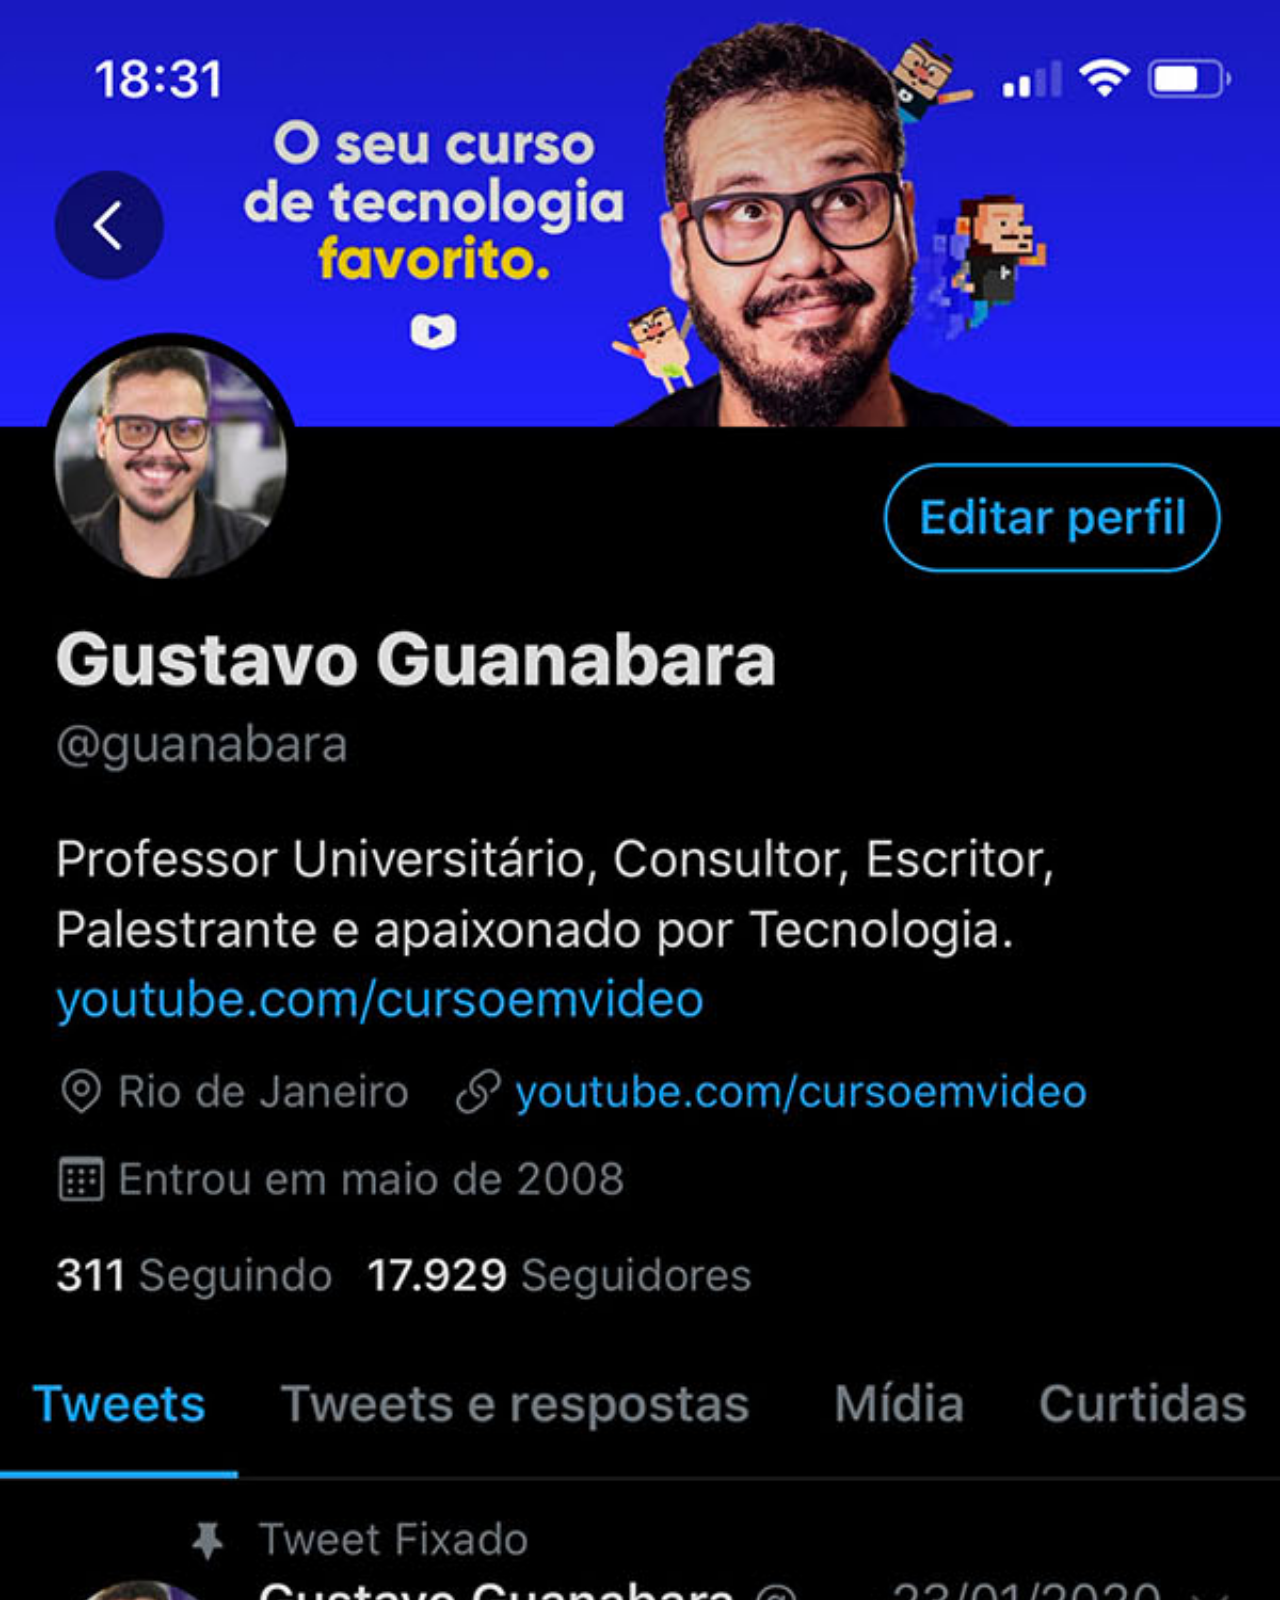
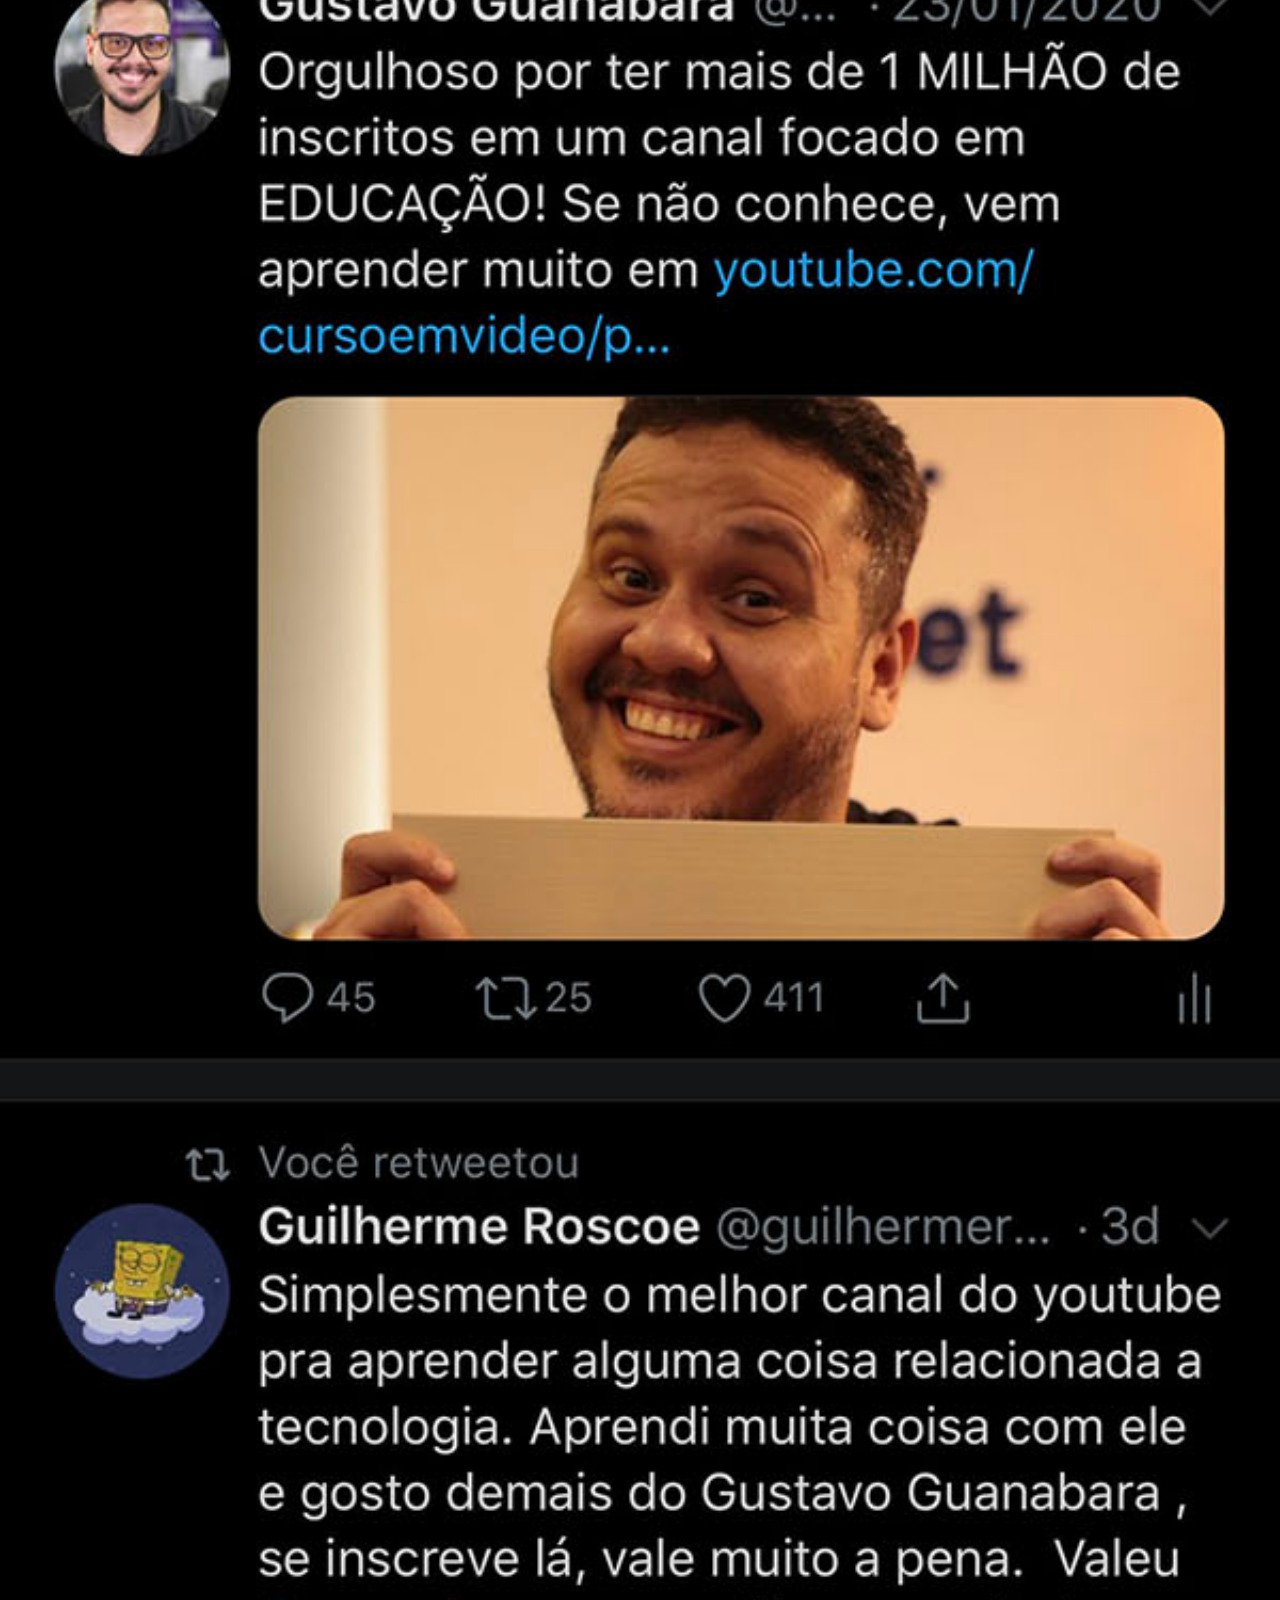
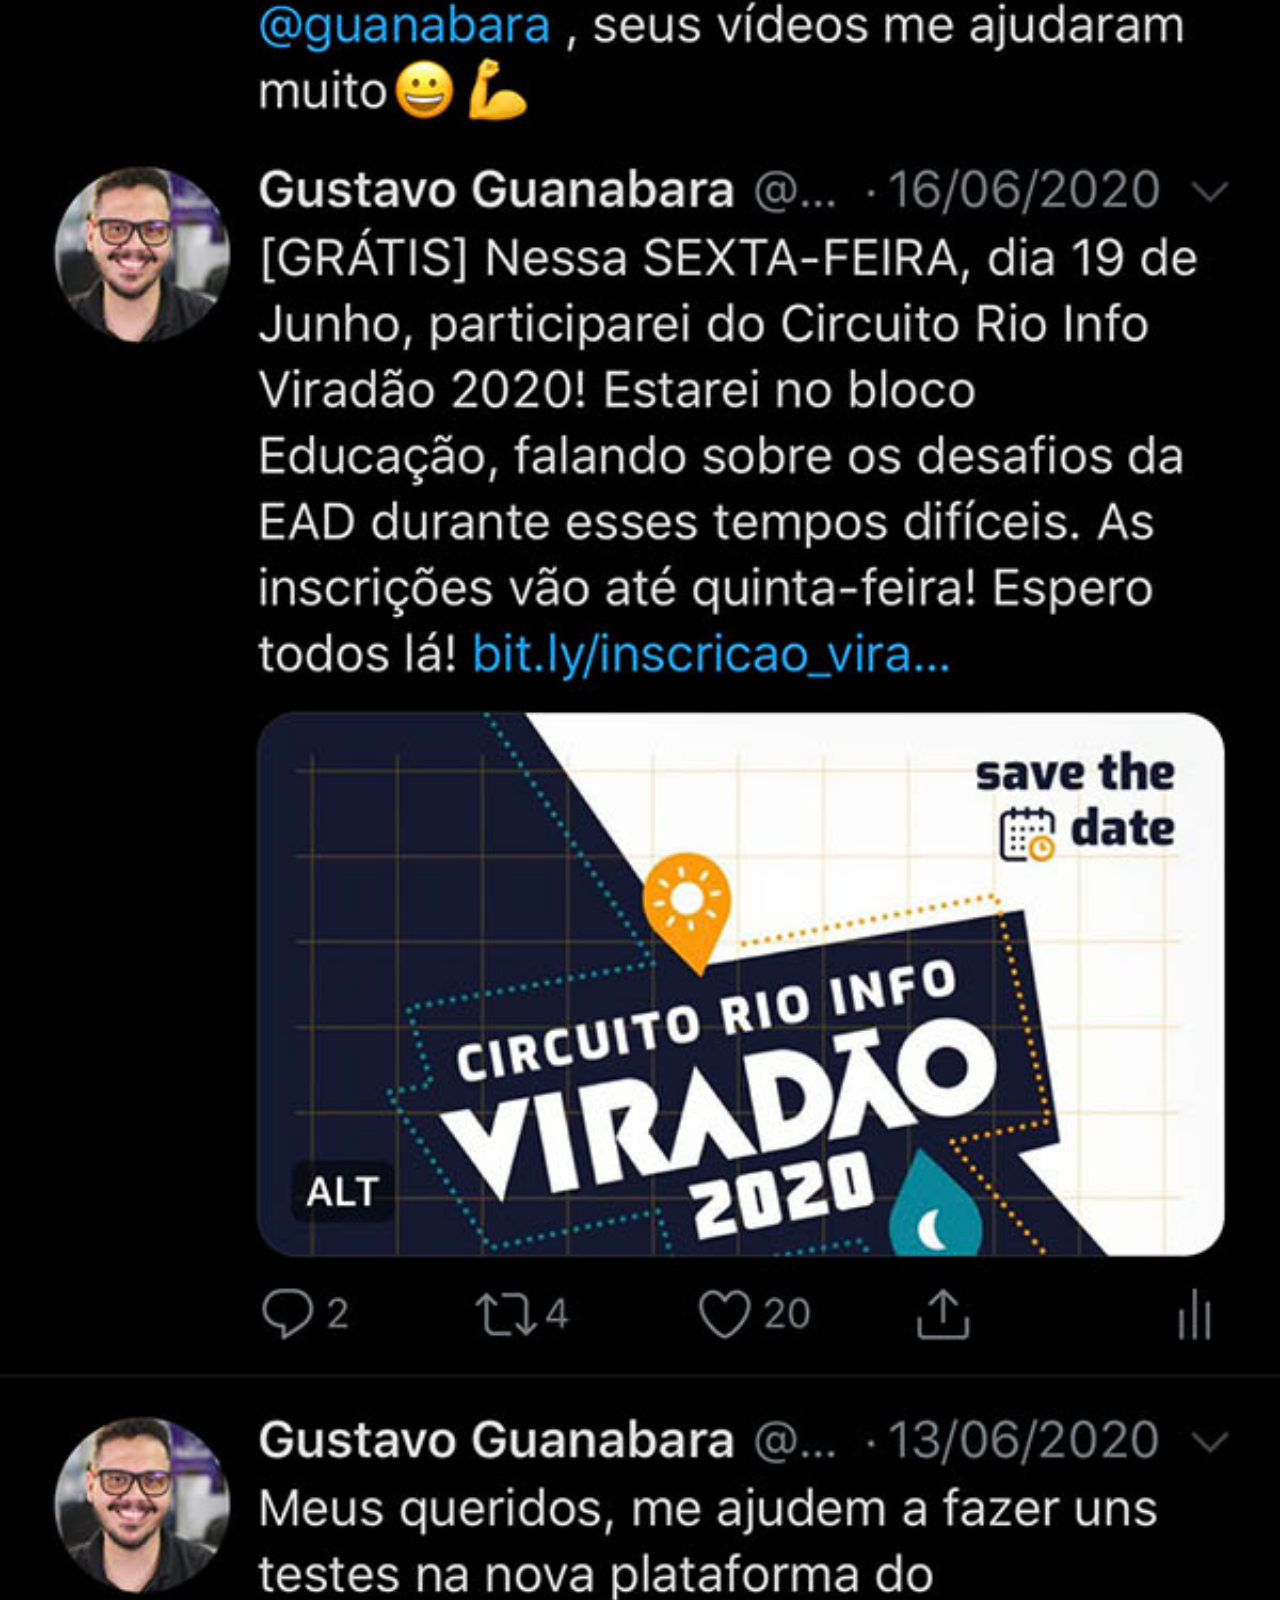
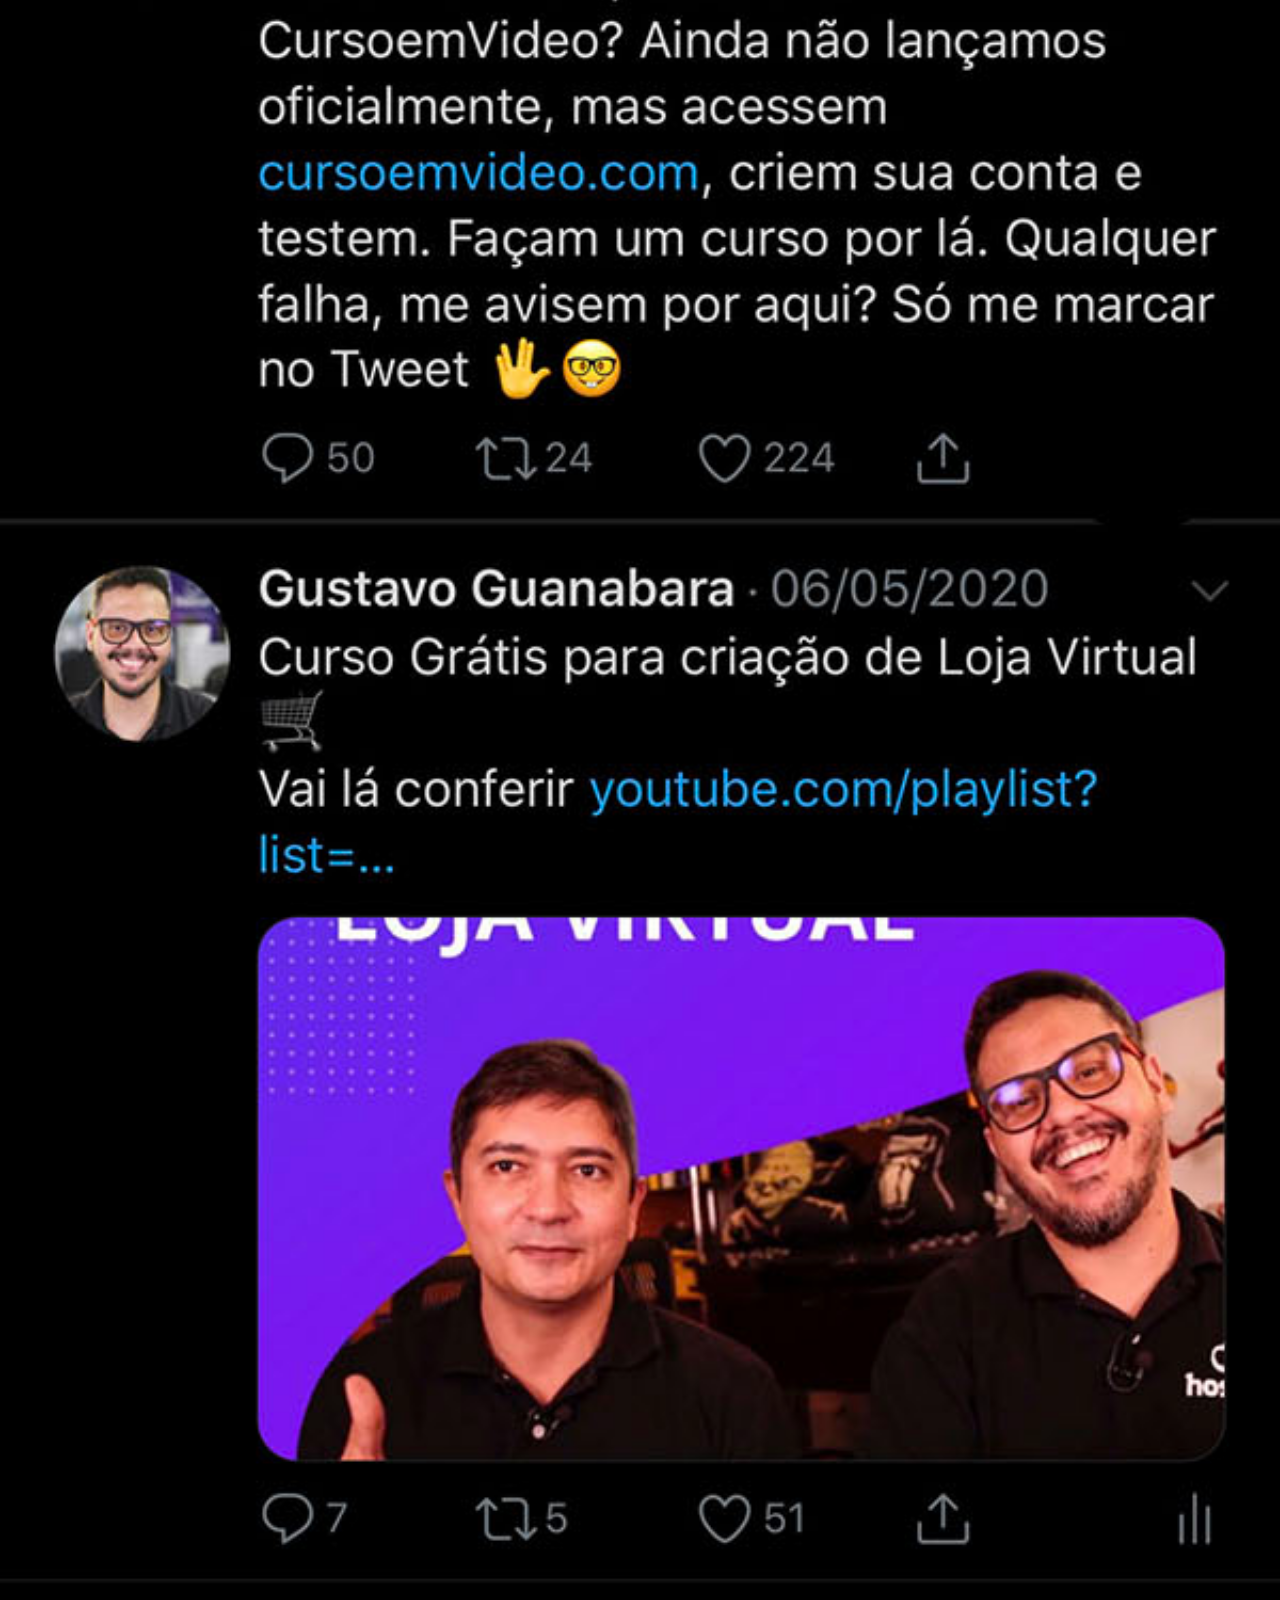
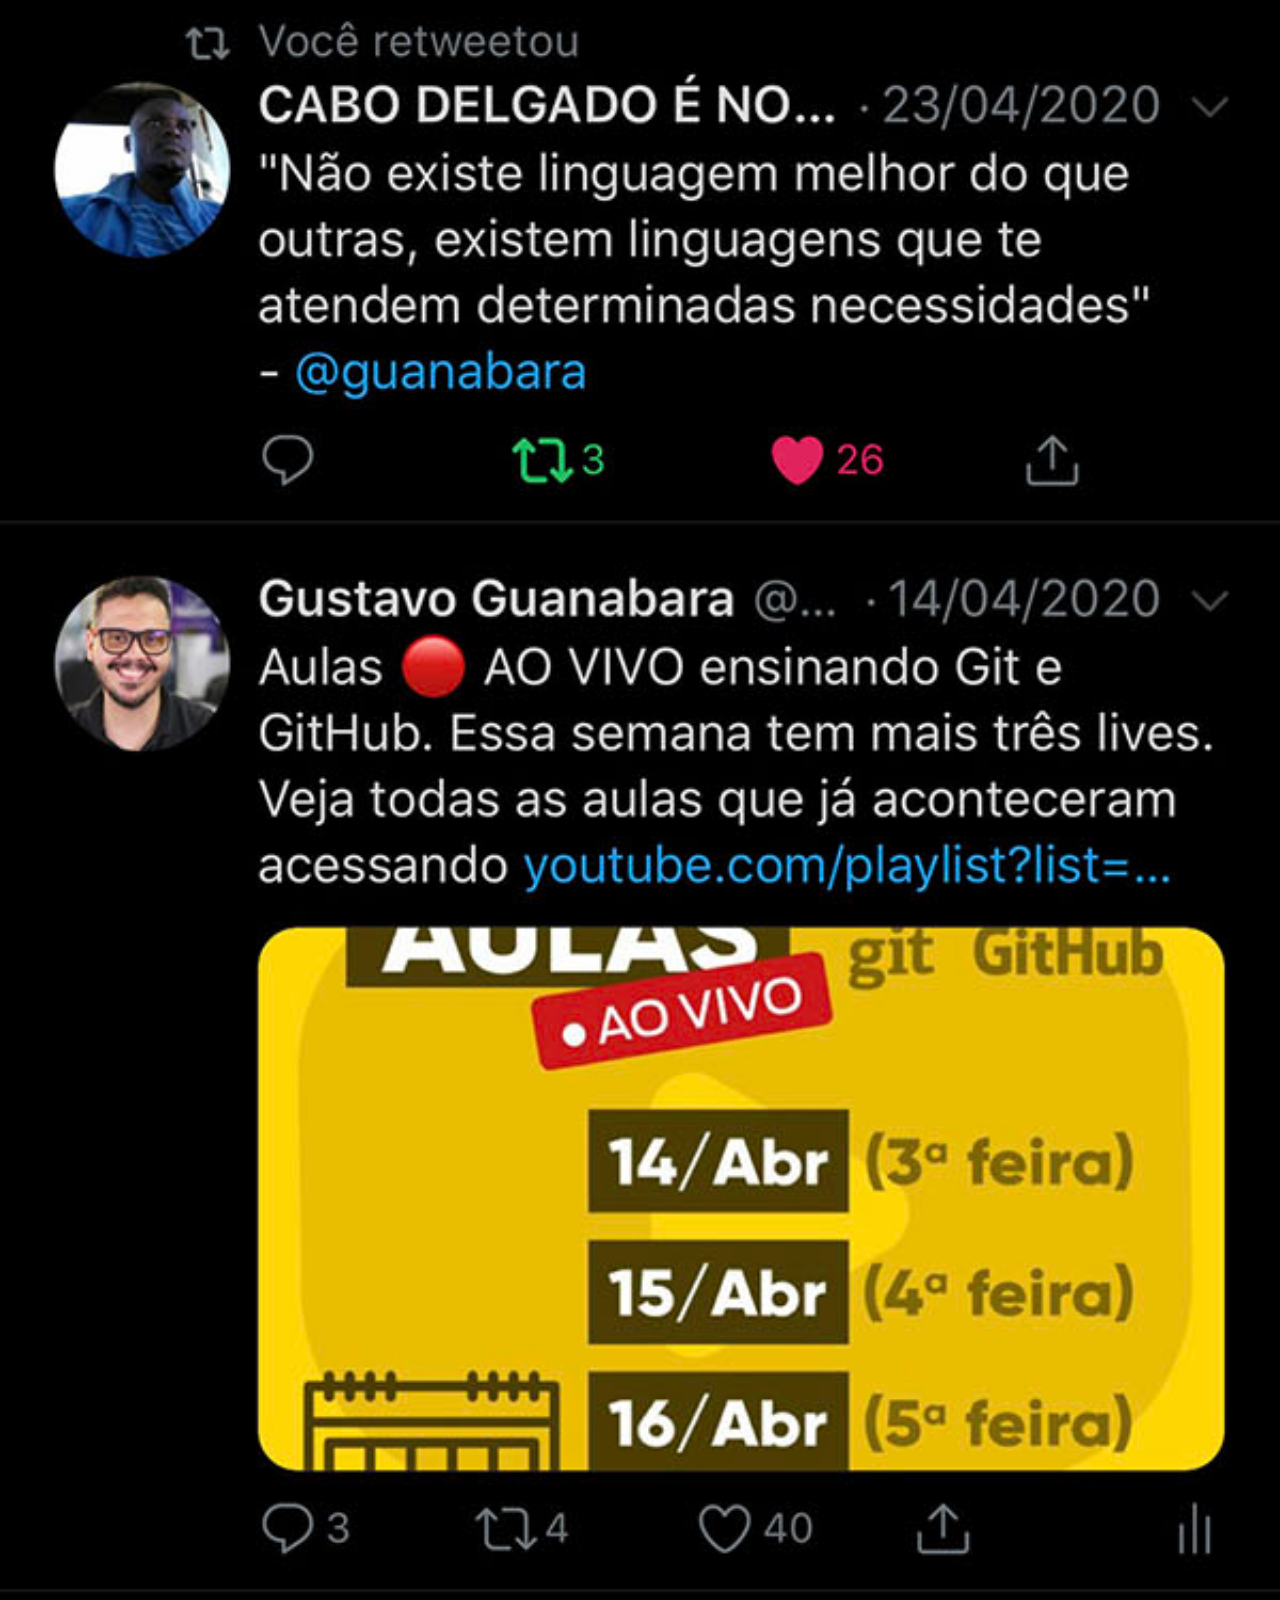
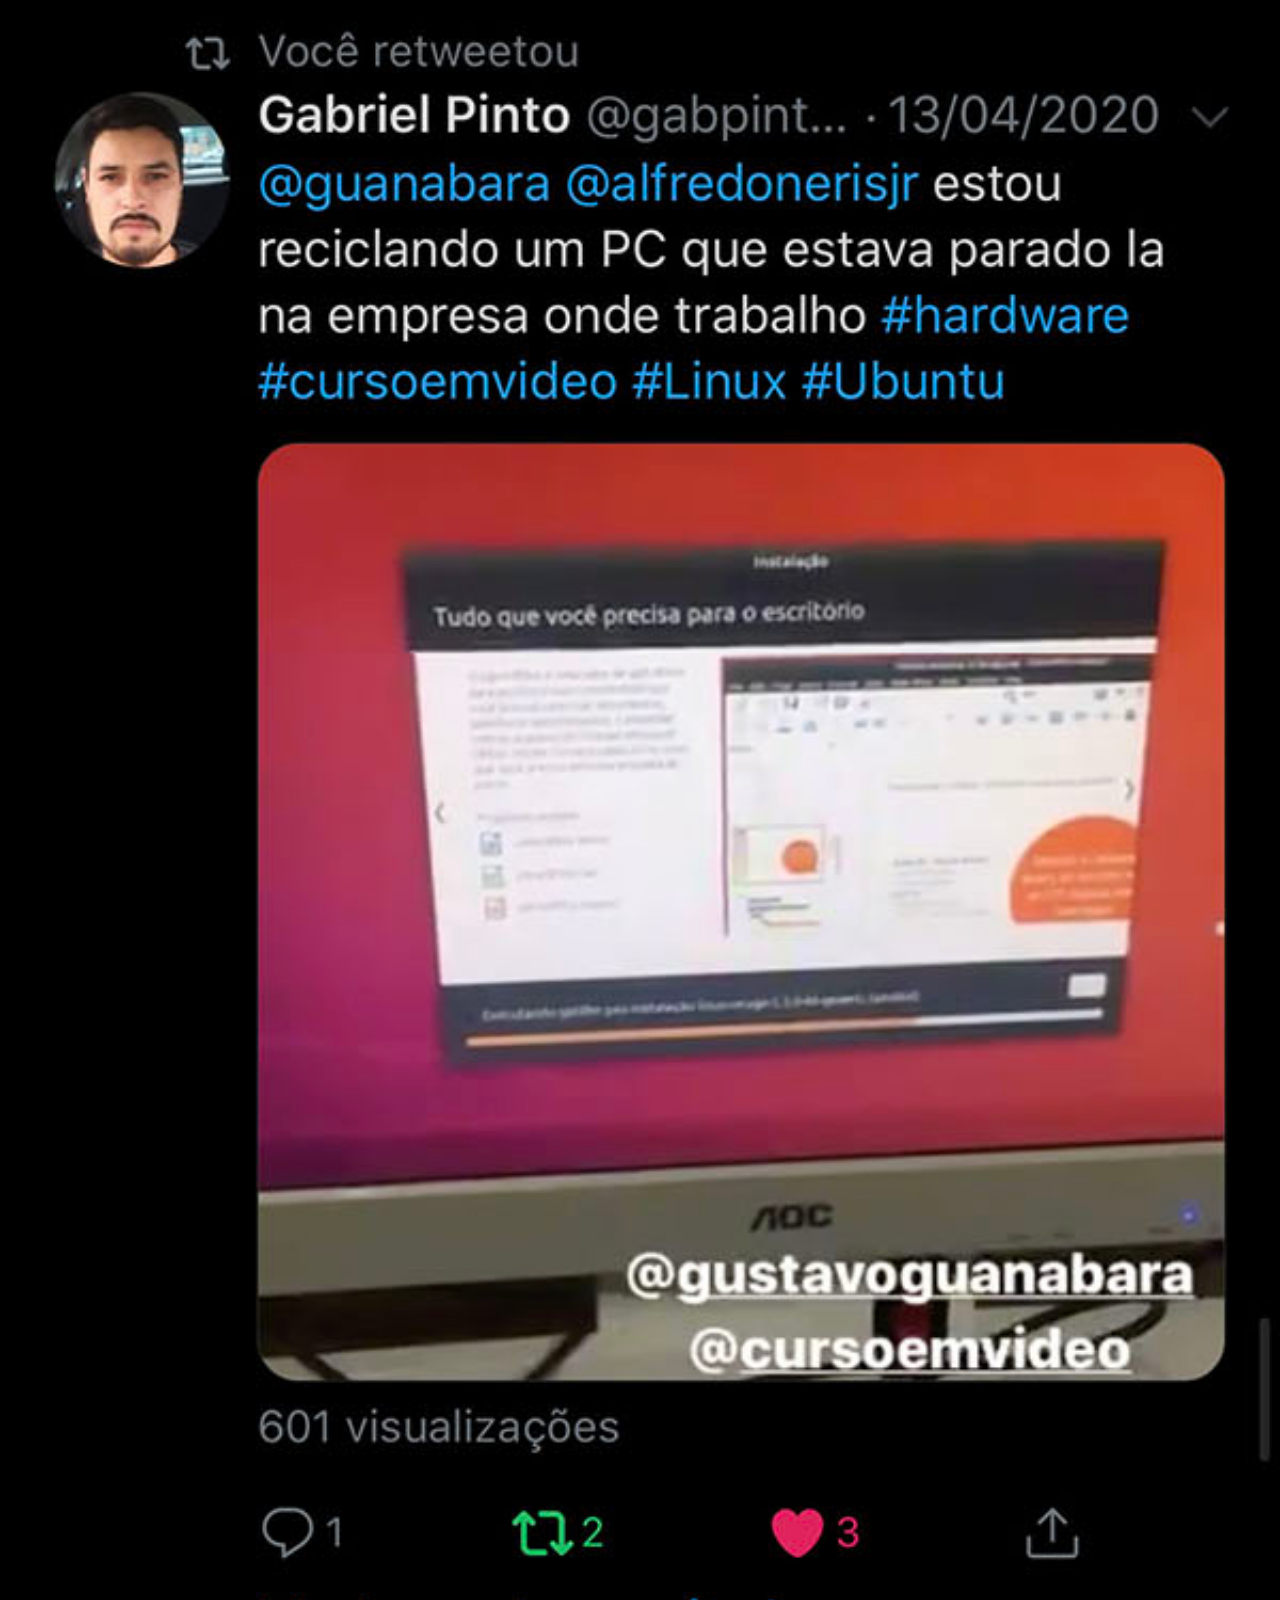
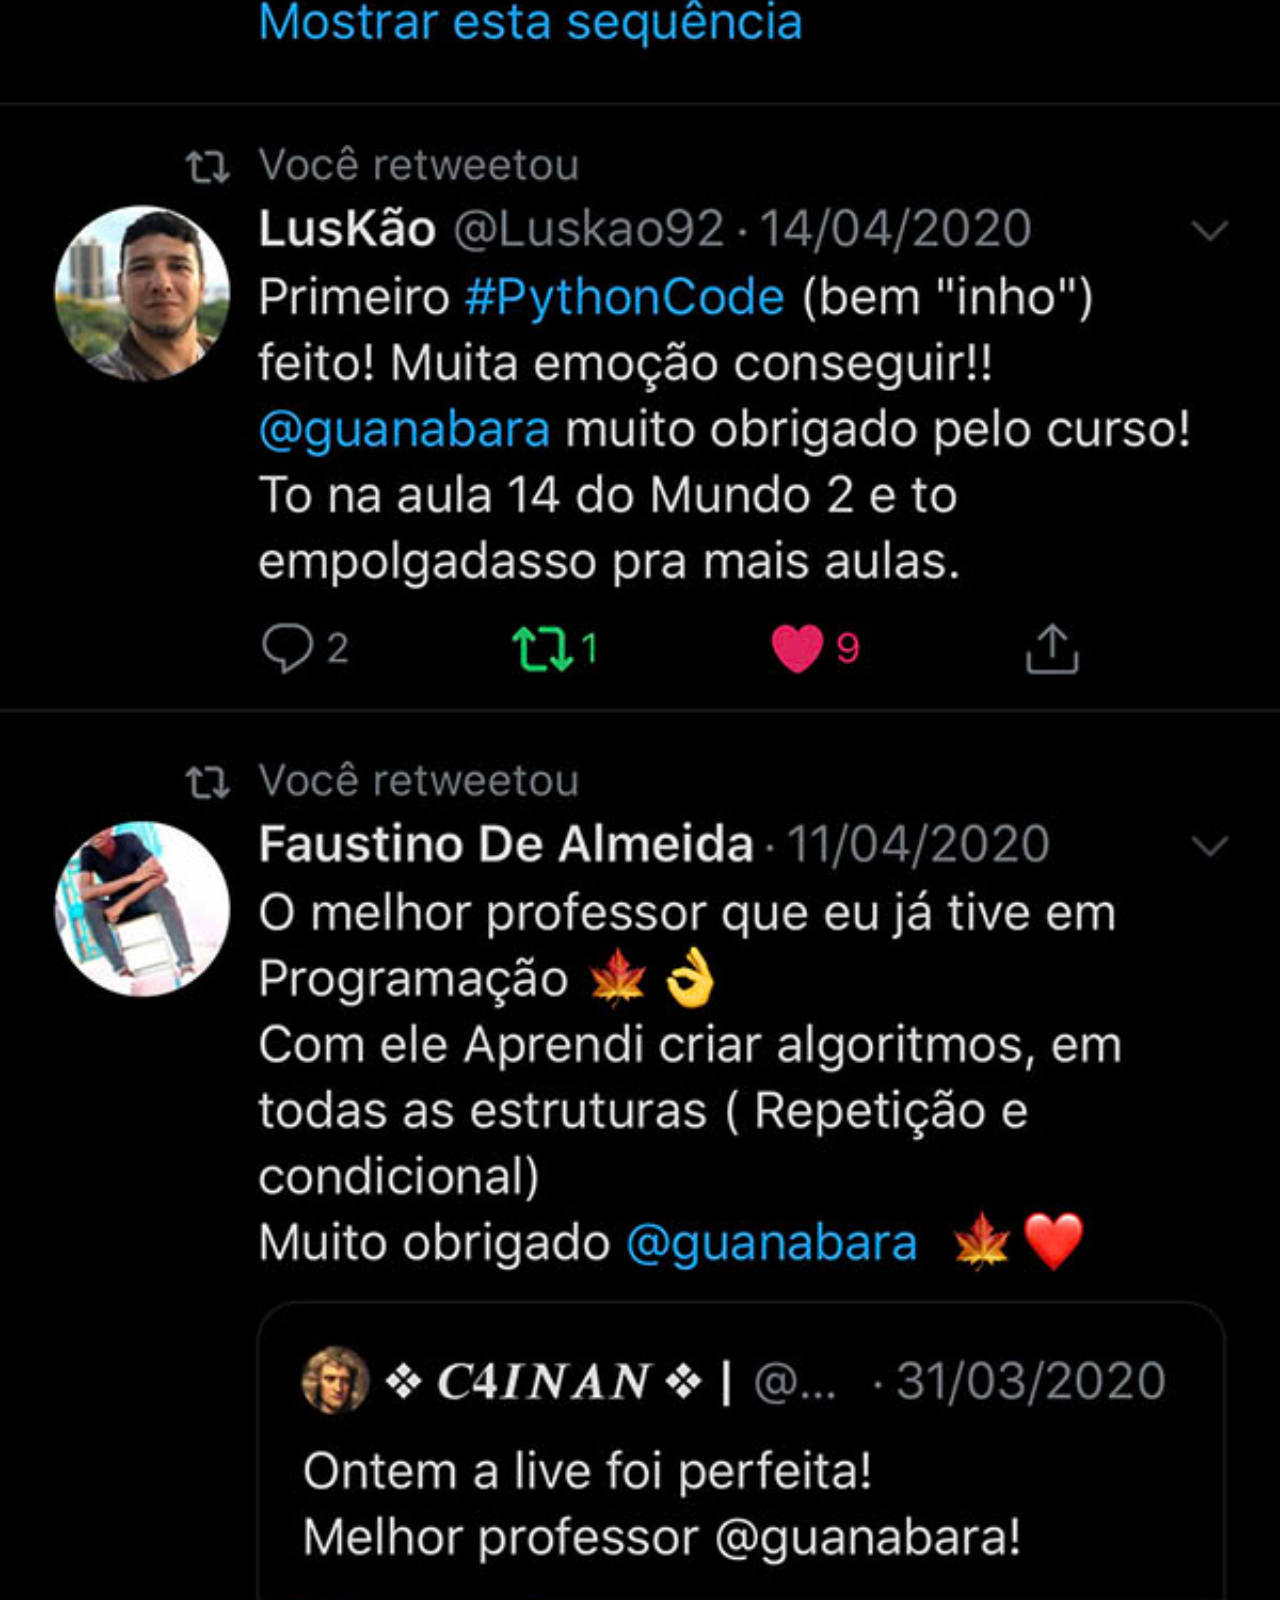
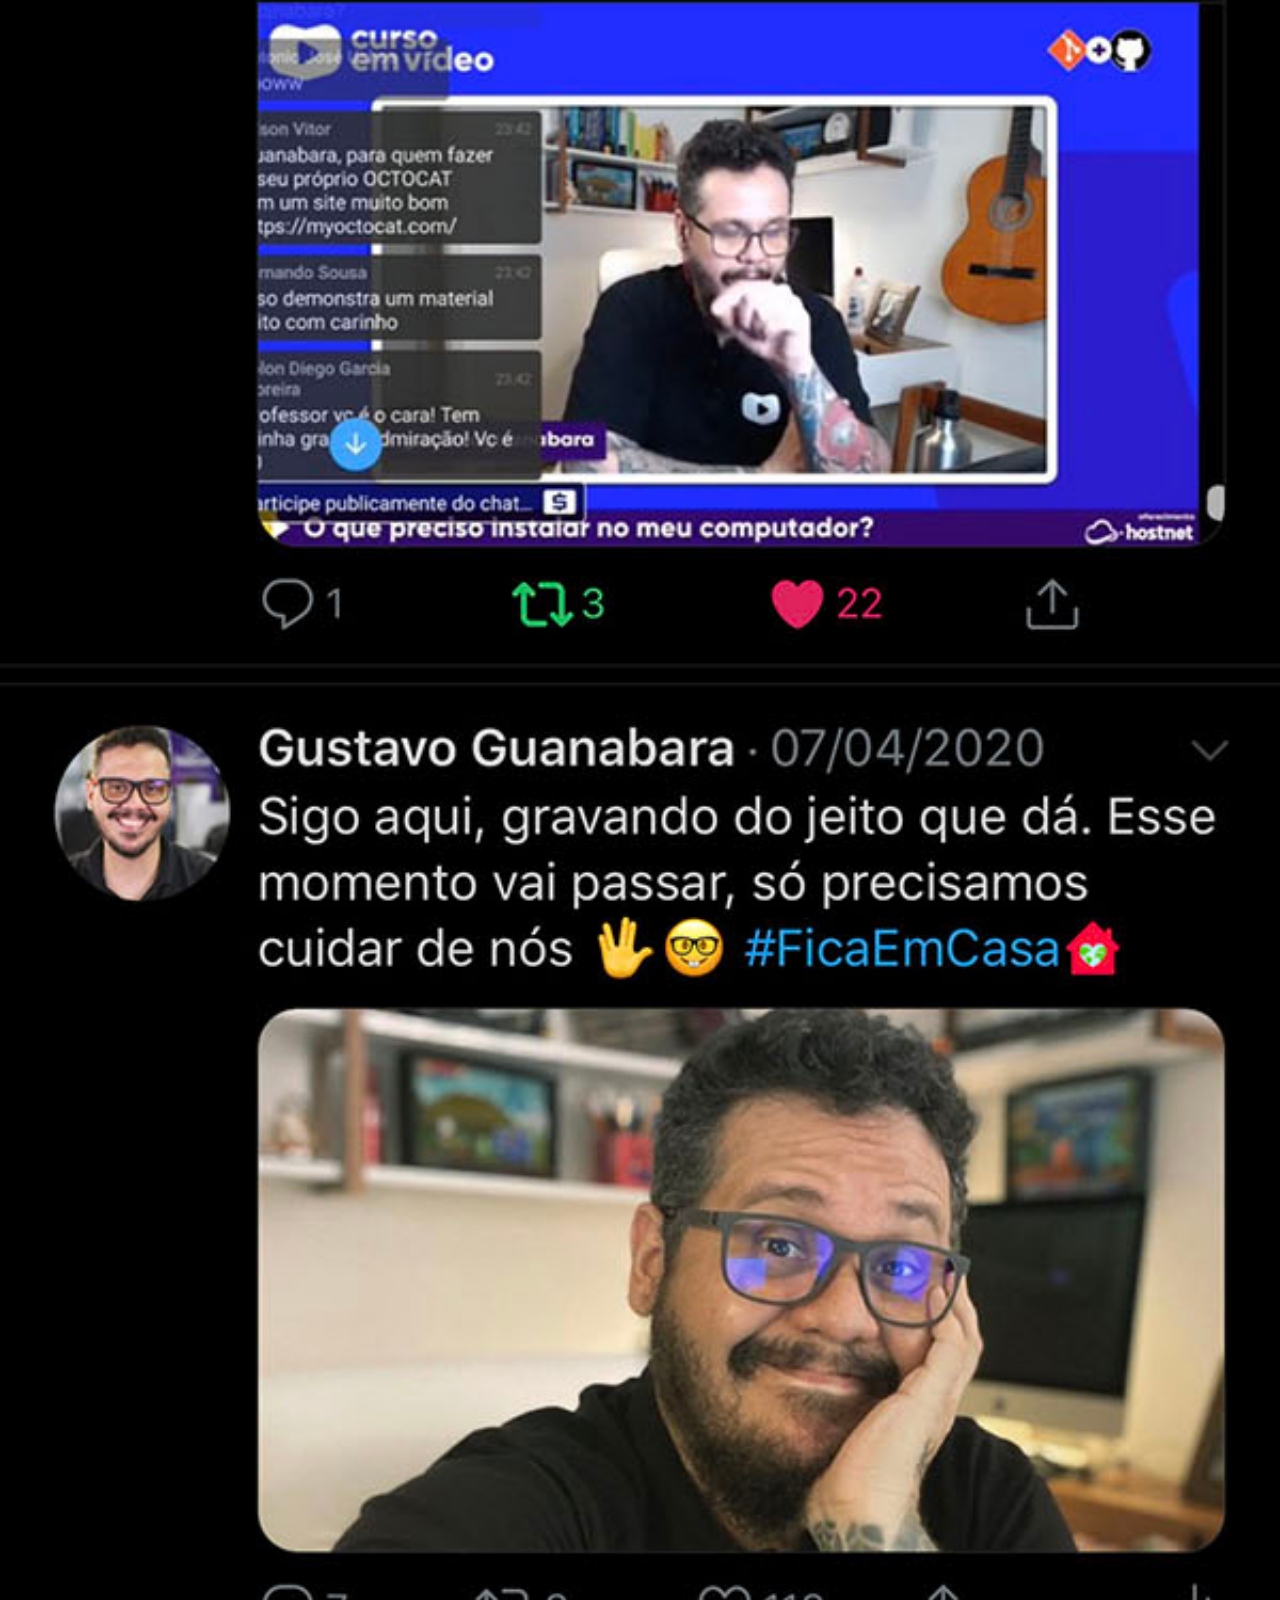
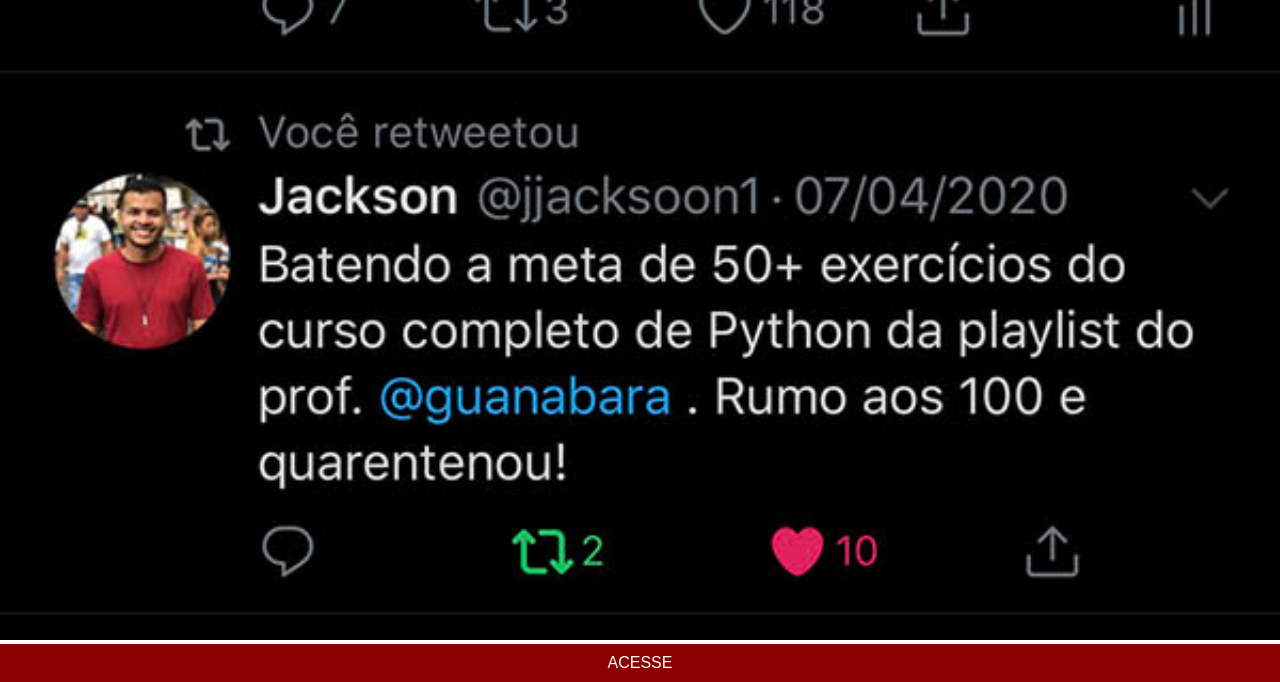
<file: twitter.html>
<!DOCTYPE html>
<html lang="pt-br">
<head>
    <meta charset="UTF-8">
    <meta name="viewport" content="width=device-width, initial-scale=1.0">
    <title>Twitter</title>
    <link rel="stylesheet" href="estilo/social.css">
</head>
<body>
    <img src="imagens/tela-twitter.jpg" alt="twitter">
    <a href="https://www.instagram.com/thiagoprogramadordev/" target="_blank">ACESSE</a>
</body>
</html>
</file>
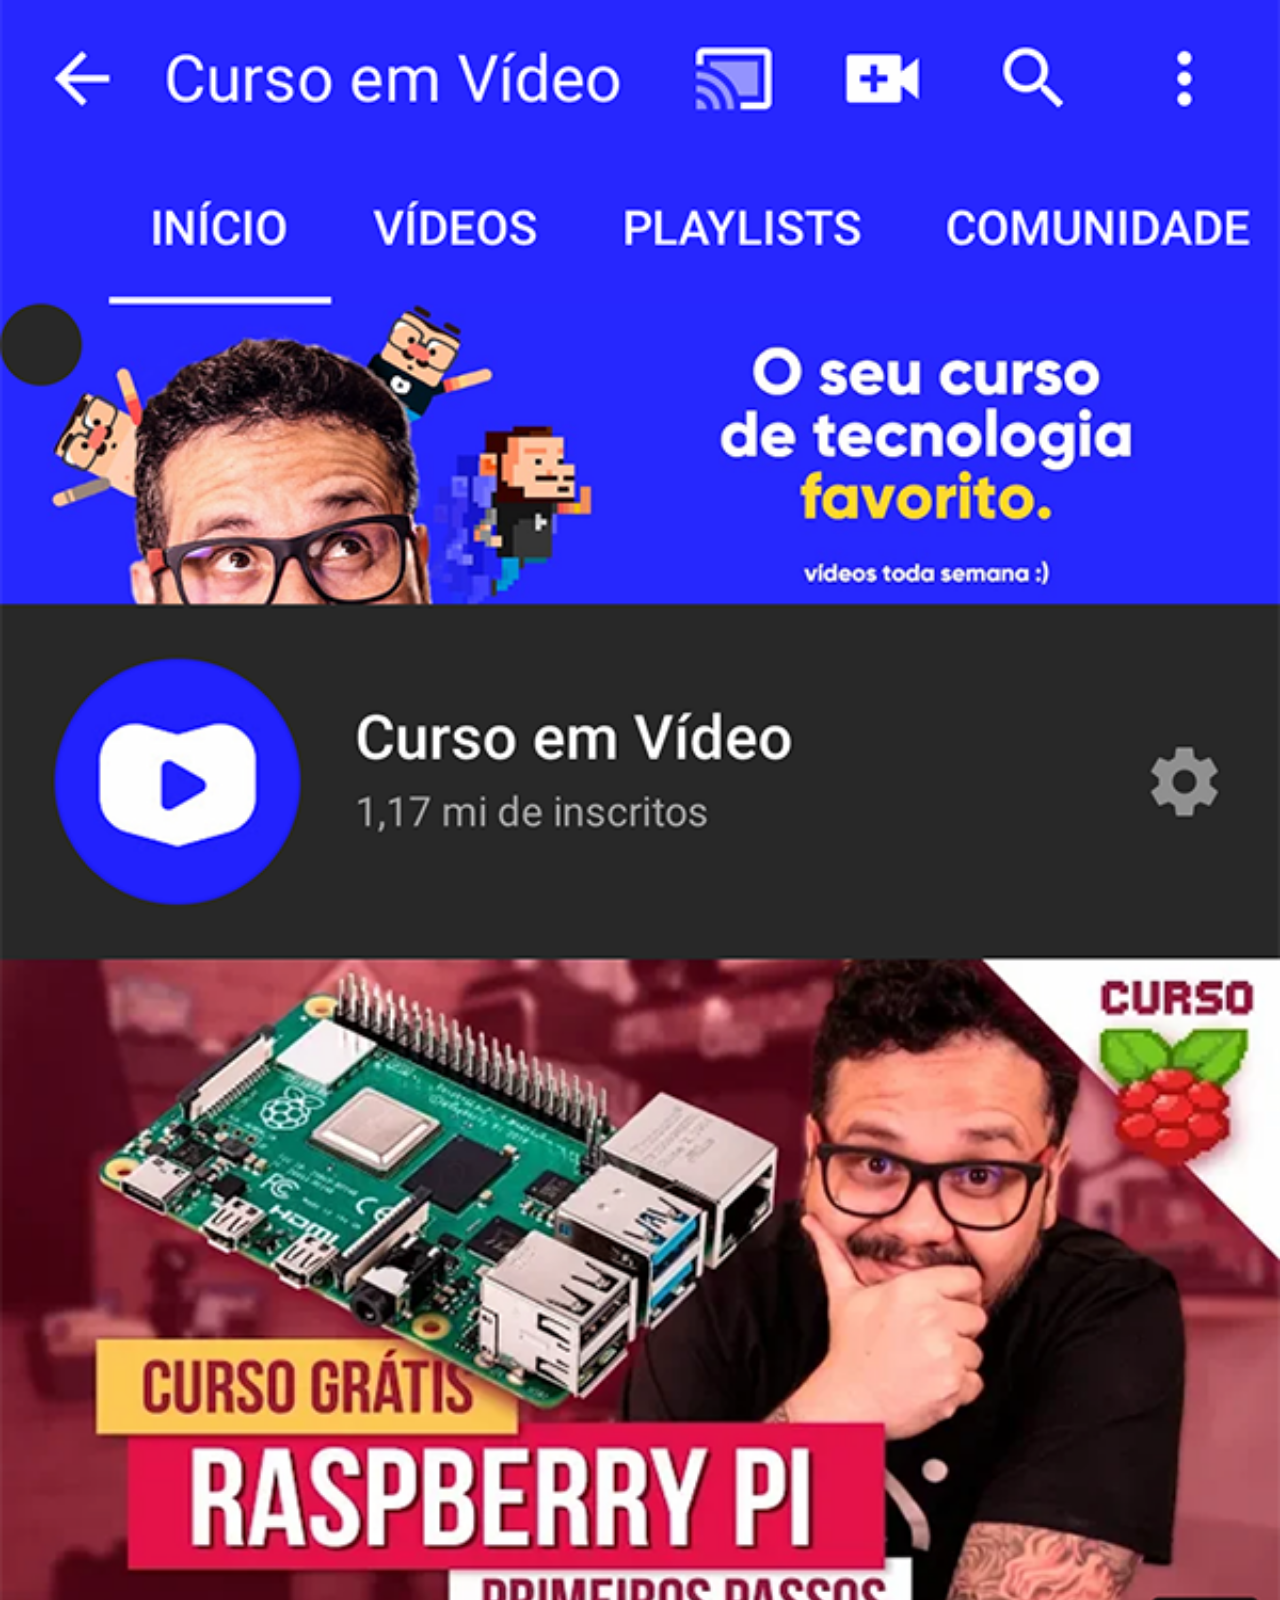
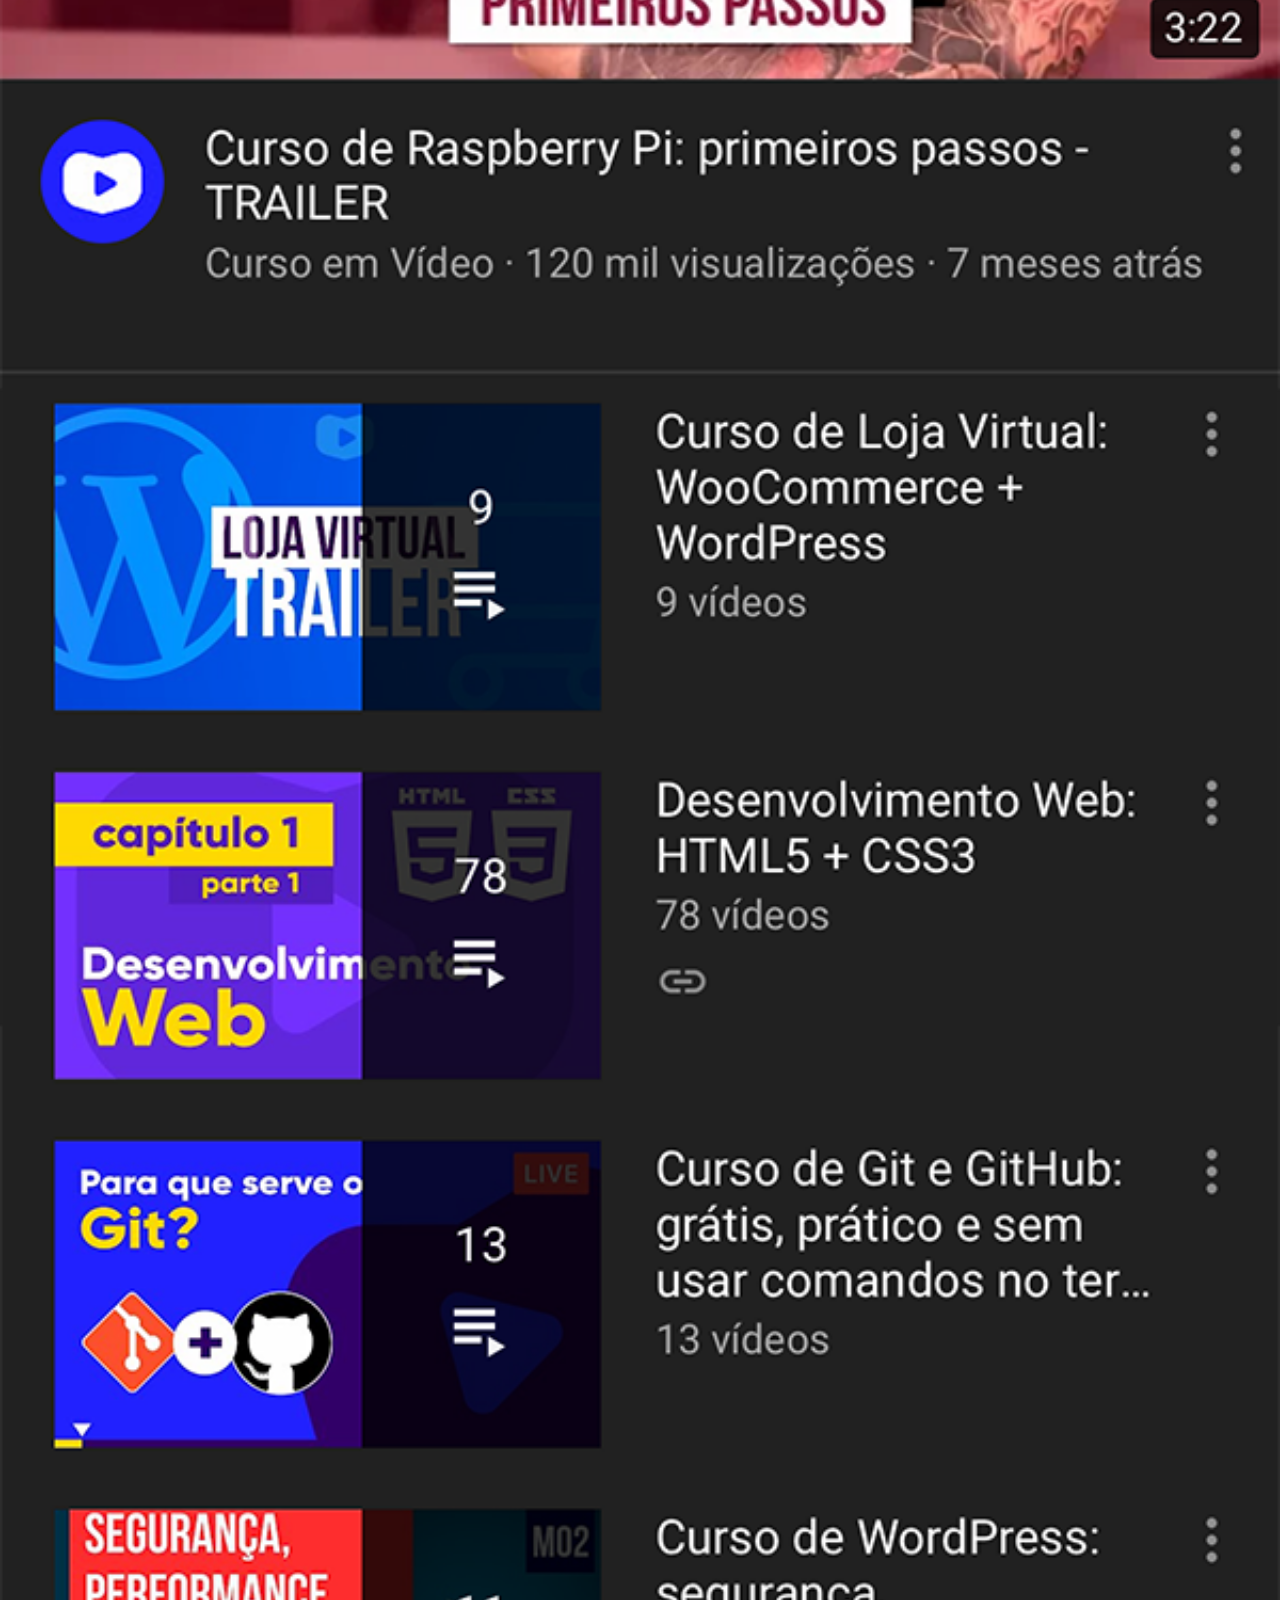
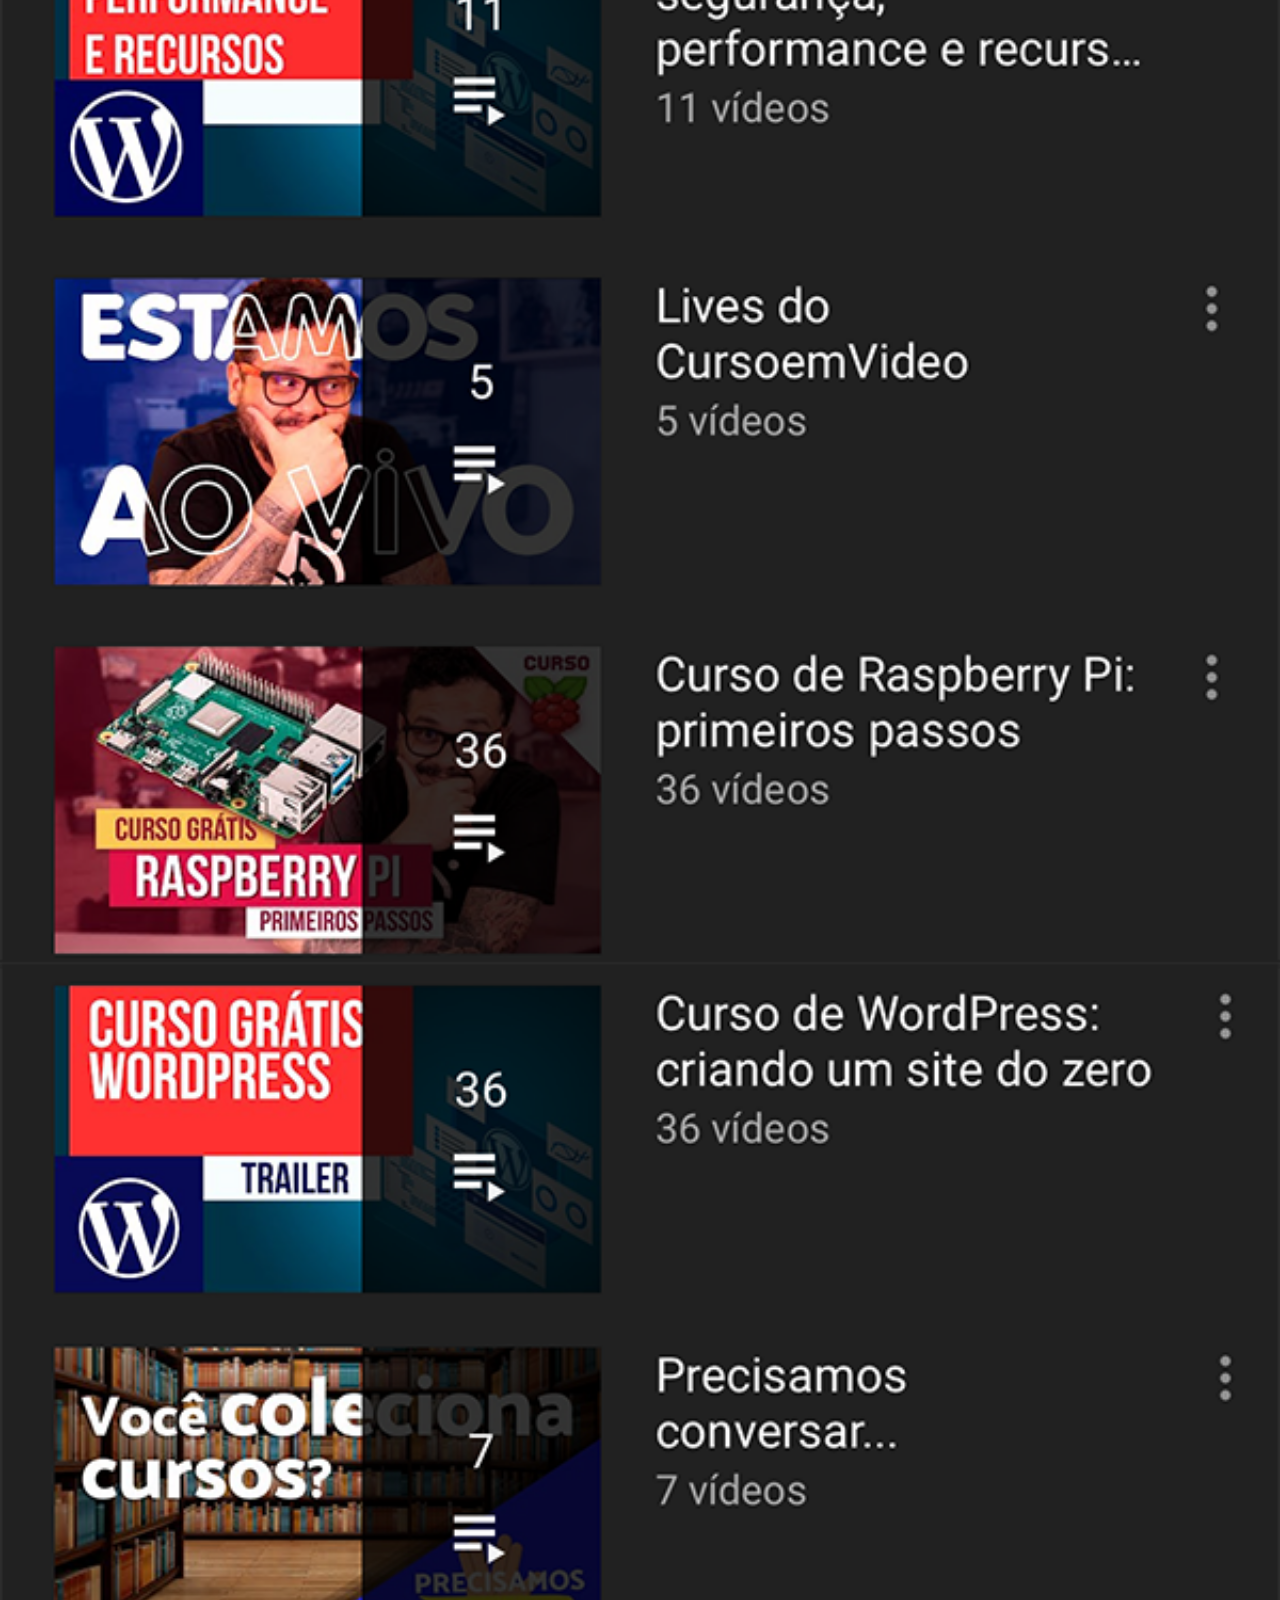
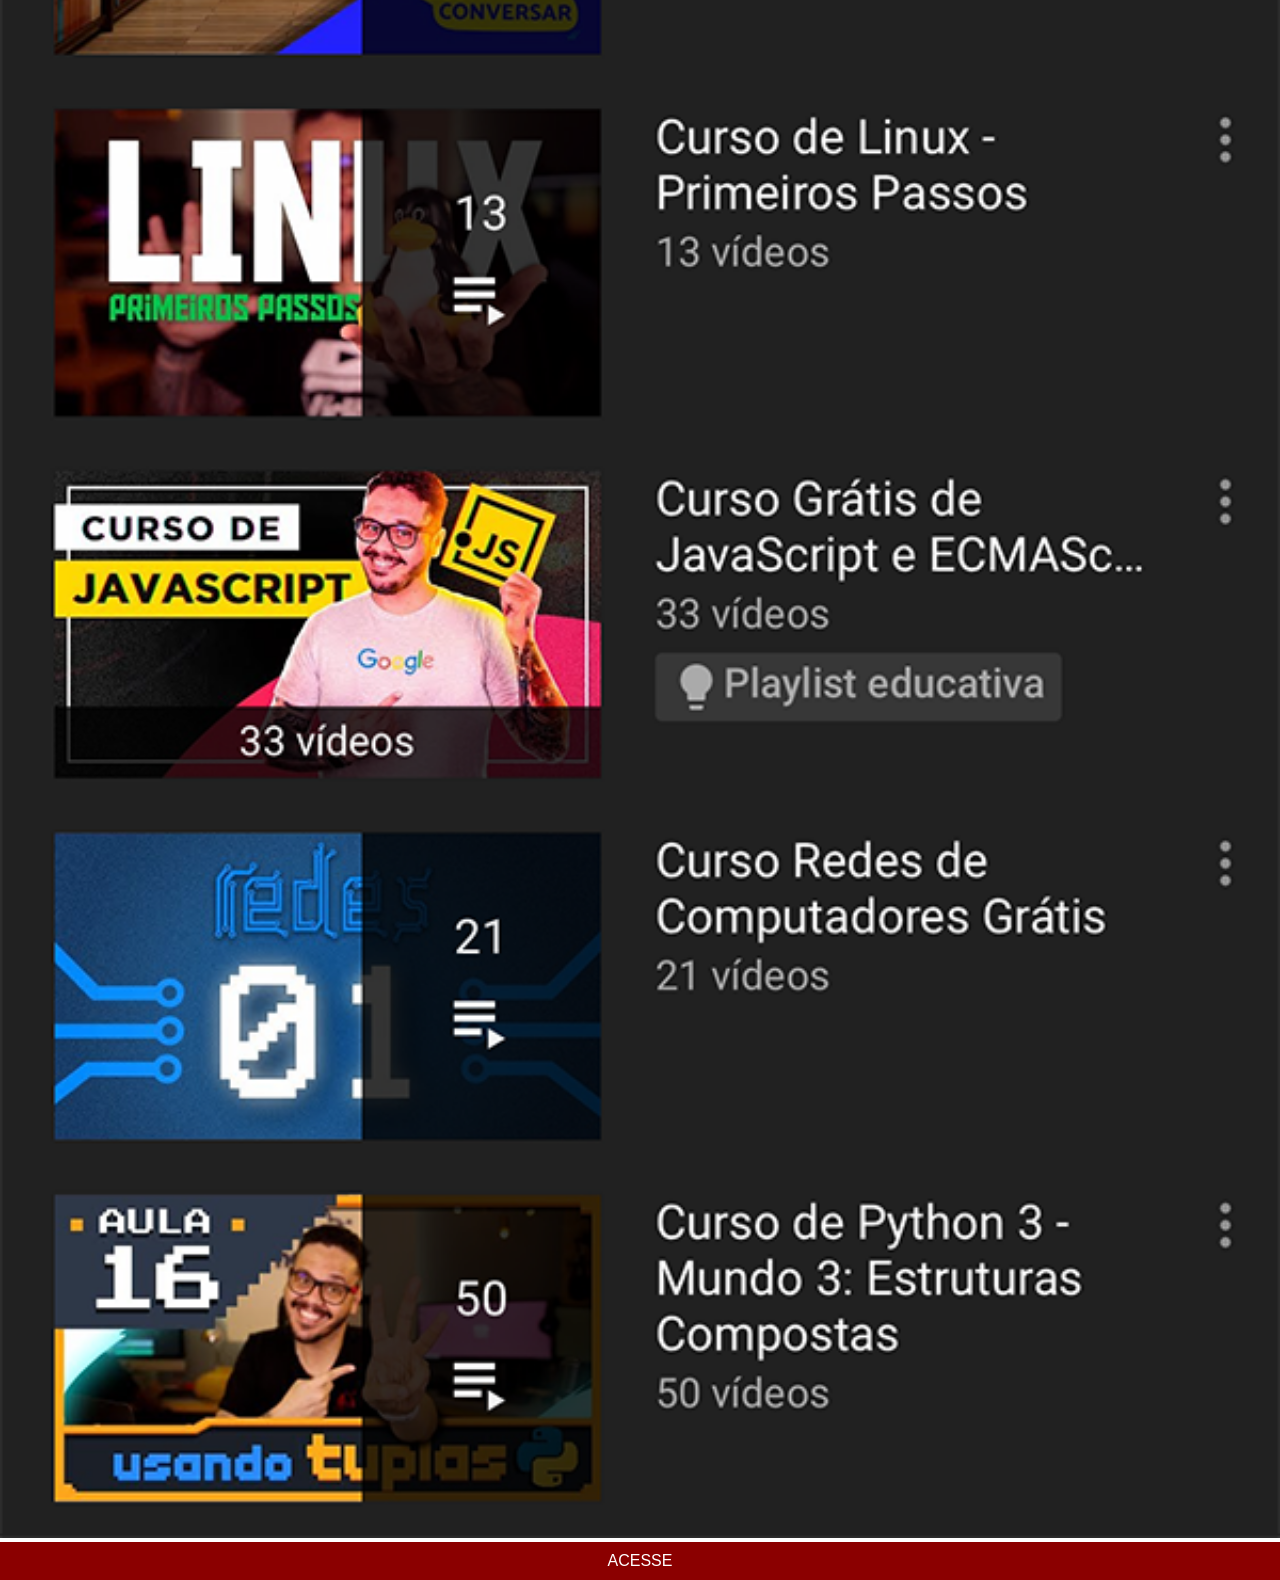
<file: youtube.html>
<!DOCTYPE html>
<html lang="pt-br">
<head>
    <meta charset="UTF-8">
    <meta name="viewport" content="width=device-width, initial-scale=1.0">
    <title>YouTube</title>
    <link rel="stylesheet" href="estilo/social.css">
</head>
<body>
    <img src="imagens/tela-youtube.png" alt="youtube">
    <a href="https://www.instagram.com/thiagoprogramadordev/" target="_blank">ACESSE</a>
</body>
</html>
</file>
<file: estilo/style.css>
@charset "UTF-8";

* {
    padding: 0px;
    margin: 0px;
    font-family: Arial, Helvetica, sans-serif;
}

html, body {
    height: 100vh;
    width: 100vw;
    background-color: black;
}

body {
    background: url(../imagens/fundo-madeira.jpg)no-repeat top center;
    background-size: cover;
    background-attachment: fixed;
}

main {
    position: relative;
    height: 100vh;
    width: 100vw;
}

#telefone {
    position: absolute;
    top: 50%;
    left: 50%;
    transform: translate(-30%, -50%);
    height: 427px;
    width: 212px;
    background: url(../imagens/frame-iphonepq.png)no-repeat;
}

iframe{
    position: relative;
    top: 55px;
    left: 14px;
    height:320px ;
    width:183px ;
}

#redes-sociais {
    position: relative;
    top: 230px;
    left: 14px;
    display: inline-block;
    background-color: rgba(247, 182, 2, 0.338);
   /* padding: 1px;
    margin: 10px;
    margin-top: 100px;*/
    border-radius: 20px;
    border: 2px solid;
    
}

#redes-sociais img{
    height: 40px;
    margin: 10px;
    border-radius: 50%;
    box-shadow: 2px 2px 5px rgba(0, 0, 0, 0.669);
    box-sizing: border-box;
}

#redes-sociais img:hover {
border:3px solid rgba(253, 252, 252, 0.603);
transform: translate(10px);
box-shadow: 0px 0px 30px rgba(252, 251, 251, 0.47);
transition: transform .5s, border .5s;

}
</file>
<file: estilo/social.css>
@charset "UTF-8";

        * {
            margin: 0px;
            padding: 0px;
            font-family: Arial, Helvetica, sans-serif;
        }

        ::-webkit-scrollbar {
            height: 0px;
            width: 0px;
        }

        img {
            width: 100vw;
        }

        a {
            display: block;
            background-color: darkred;
            color: white;
            text-align: center;
            padding: 10px;
            text-decoration: none;
        }

        a:hover {
            background-color: red;
        }
</file>
